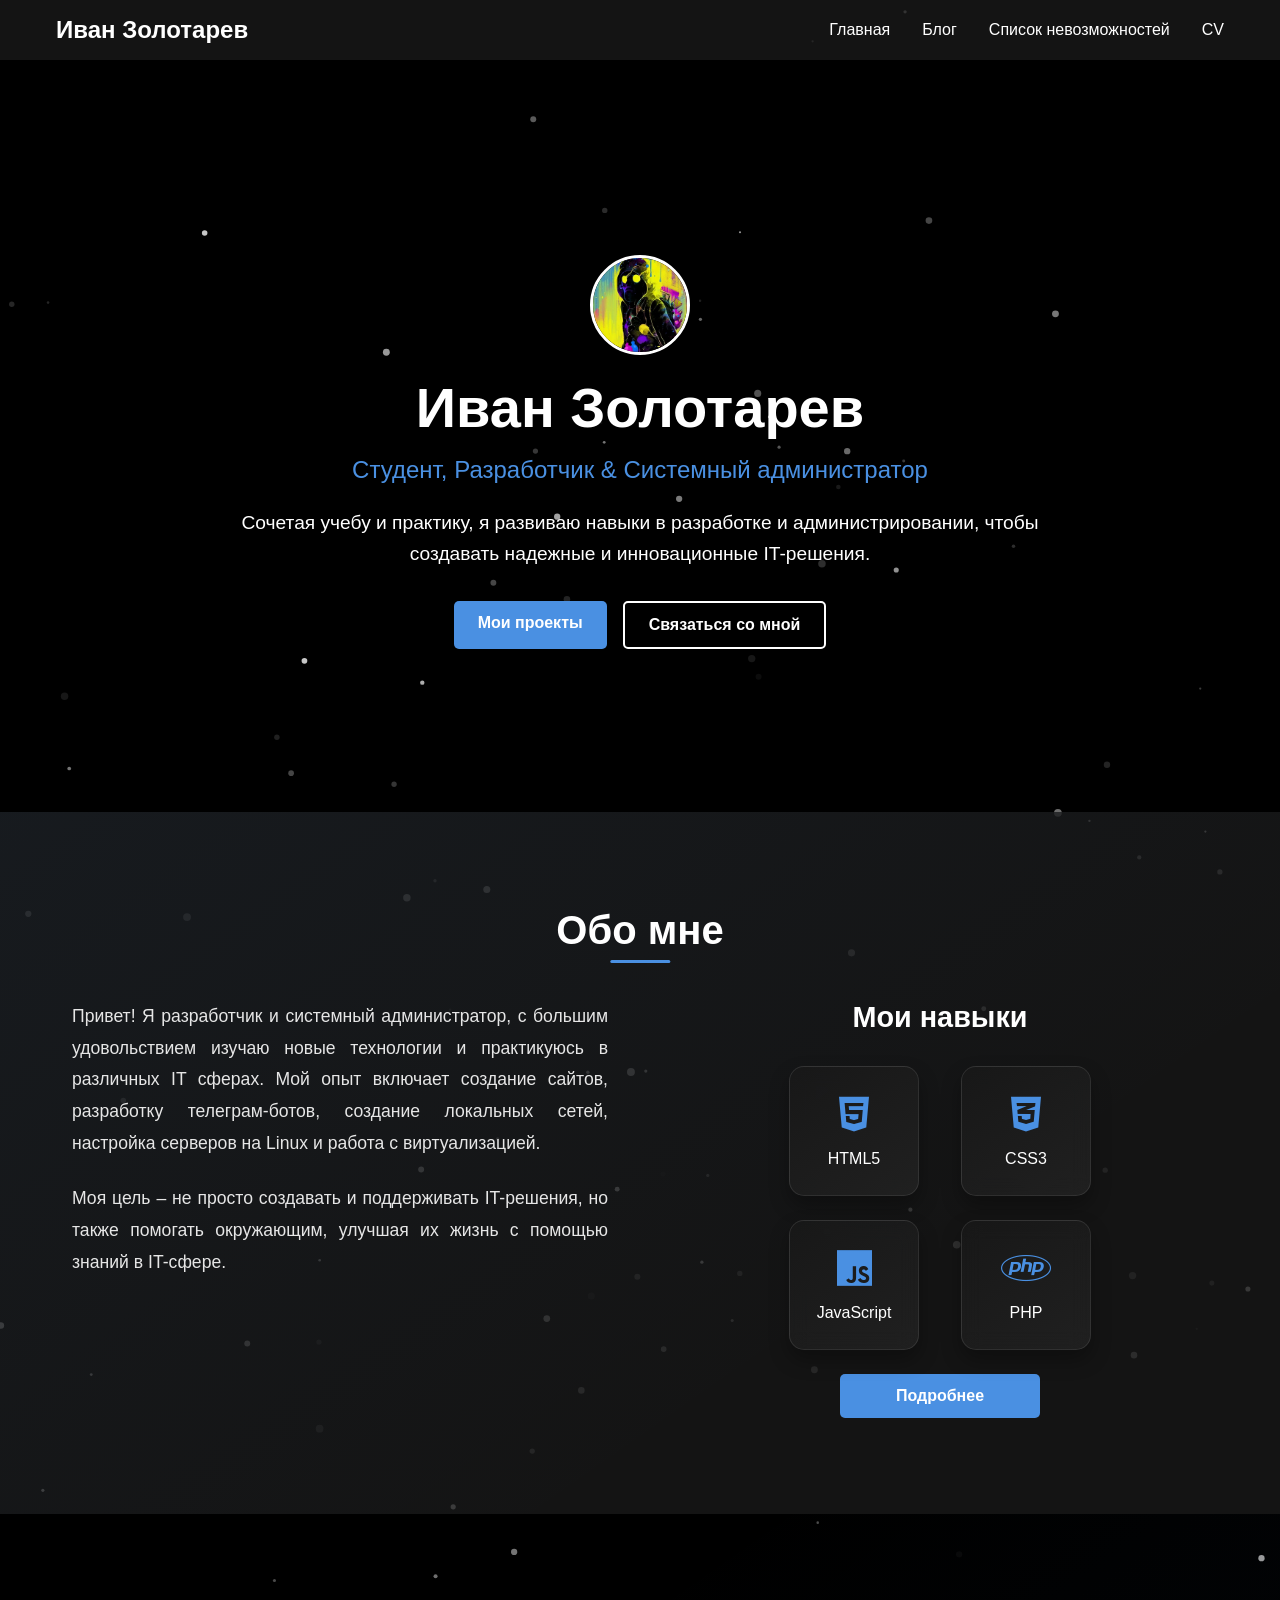
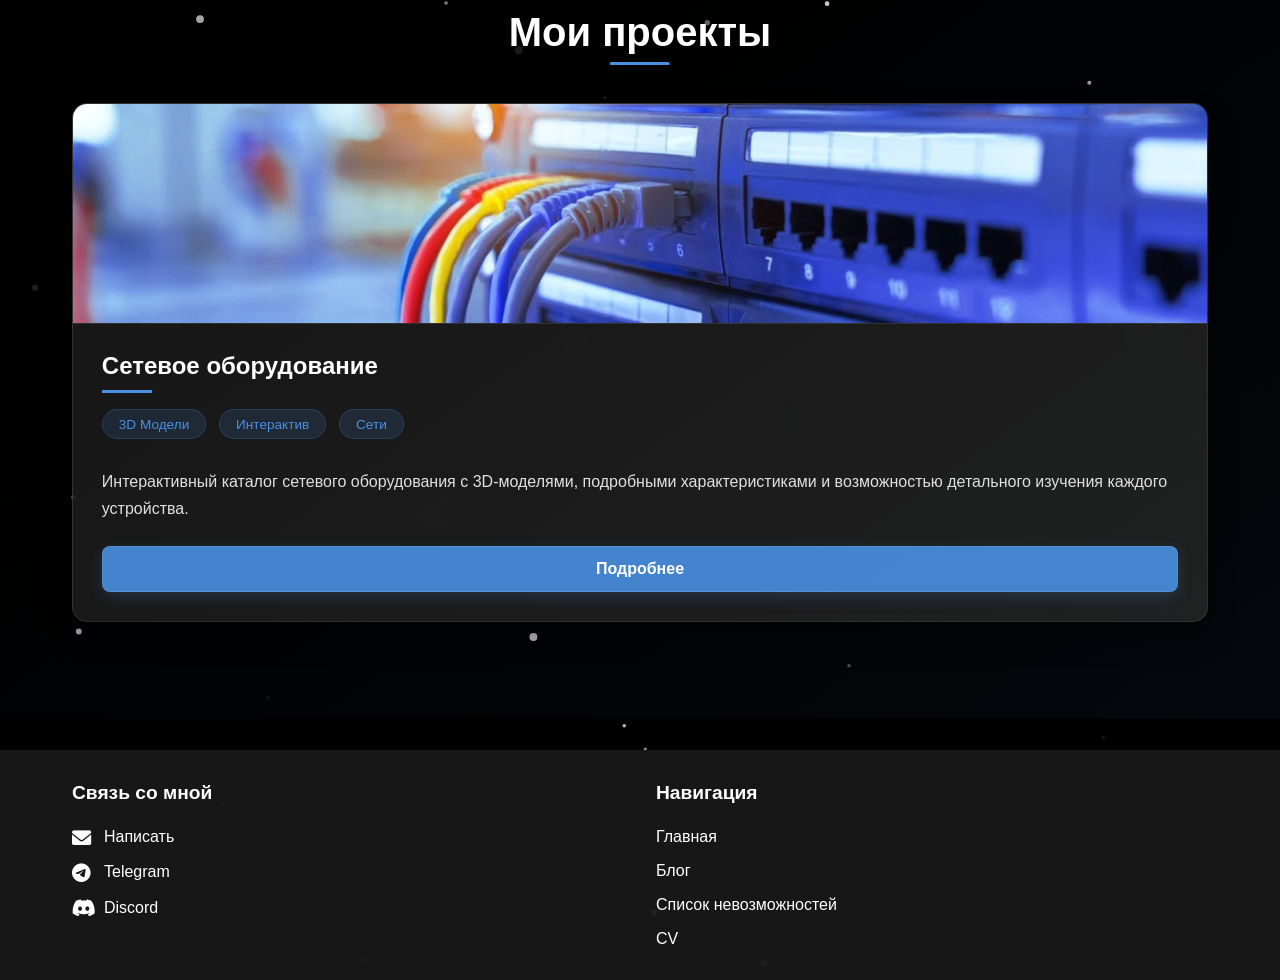
<file: index.html>
<!DOCTYPE html>
<html lang="ru">
<head>
    <meta charset="UTF-8">
    <meta name="viewport" content="width=device-width, initial-scale=1.0">
    <title>Иван Золотарев - Портфолио системного администратора и разработчика</title>
    <meta name="description" content="Портфолио Ивана Золотарева - разработчика и системного администратора. Проекты по созданию сайтов, телеграм-ботов, настройке серверов и виртуализации.">
    <meta name="keywords" content="Иван Золотарев, портфолио, разработчик, системный администратор, веб-разработка, HTML, CSS, JavaScript, PHP, сетевое оборудование, Linux, серверы">
    <meta name="author" content="Иван Золотарев">
    <meta name="robots" content="index, follow">
    
    <!-- Open Graph / Facebook -->
    <meta property="og:type" content="website">
    <meta property="og:url" content="https://ивангений.рф/">
    <meta property="og:title" content="Иван Золотарев - Портфолио системного администратора и разработчика">
    <meta property="og:description" content="Портфолио Ивана Золотарева - разработчика и системного администратора. Проекты по созданию сайтов, телеграм-ботов, настройке серверов и виртуализации.">
    <meta property="og:image" content="images/profile.jpg">
    
    <!-- Twitter -->
    <meta property="twitter:card" content="summary_large_image">
    <meta property="twitter:url" content="https://ивангений.рф/">
    <meta property="twitter:title" content="Иван Золотарев - Портфолио системного администратора и разработчика">
    <meta property="twitter:description" content="Портфолио Ивана Золотарева - разработчика и системного администратора. Проекты по созданию сайтов, телеграм-ботов, настройке серверов и виртуализации.">
    <meta property="twitter:image" content="images/profile.jpg">
    
    <link rel="stylesheet" href="styles.css">
    <link rel="stylesheet" href="https://cdnjs.cloudflare.com/ajax/libs/font-awesome/6.0.0/css/all.min.css">
    <link rel="canonical" href="https://ивангений.рф/">
</head>
<body>
    <header class="header">
        <nav class="nav-container">
            <div class="nav-left">
                <div class="hamburger">
                    <span></span>
                    <span></span>
                    <span></span>
                </div>
                <div class="logo">
                    <a href="index.html">Иван Золотарев</a>
                </div>
            </div>
            <div class="mobile-overlay"></div>
            <div class="nav-links">
                <div class="close-nav">
                    <span></span>
                    <span></span>
                </div>
                <a href="index.html">Главная</a>
                <a href="blog.html">Блог</a>
                <a href="achievements.html">Список невозможностей</a>
                <a href="CV.pdf">CV</a>
            </div>
        </nav>
    </header>

    <main class="main">
        <section class="hero">
            <div class="container">
                <div class="hero-content">
                    <img src="images/profile.jpg" alt="Иван Золотарев" class="profile-image">
                    <h1>Иван Золотарев</h1>
                    <p class="subtitle">Студент, Разработчик & Системный администратор</p>
                    <p class="description">
                        Сочетая учебу и практику,
                        я развиваю навыки в разработке и администрировании,
                        чтобы создавать надежные и инновационные IT-решения.
                    </p>
                    <div class="hero-buttons">
                        <a href="#projects" class="btn btn-primary">Мои проекты</a>
                        <a href="#footer" class="btn btn-secondary">Связаться со мной</a>
                    </div>
                </div>
            </div>
        </section>

        <section id="about" class="about">
            <div class="container">
                <h2>Обо мне</h2>
                <div class="about-content">
                    <div class="about-text">
                        <p>
                            Привет! Я разработчик и системный администратор,
                            с большим удовольствием изучаю новые технологии и практикуюсь в различных IT сферах.
                            Мой опыт включает создание сайтов,
                            разработку телеграм-ботов,
                            создание локальных сетей, настройка серверов на Linux и работа с виртуализацией.
                        </p>
                        <p>
                            Моя цель – не просто создавать и поддерживать IT-решения,
                            но также помогать окружающим,
                            улучшая их жизнь с помощью знаний в IT-сфере.
                        </p>
                    </div>
                    <div class="skills">
                        <h3>Мои навыки</h3>
                        <div class="skill-items">
                            <div class="skill-item">
                                <i class="fab fa-html5"></i>
                                <span>HTML5</span>
                            </div>
                            <div class="skill-item">
                                <i class="fab fa-css3-alt"></i>
                                <span>CSS3</span>
                            </div>
                            <div class="skill-item">
                                <i class="fab fa-js"></i>
                                <span>JavaScript</span>
                            </div>
                            <div class="skill-item">
                                <i class="fab fa-php"></i>
                                <span>PHP</span>
                            </div>
                        </div>
                        <a href="CV.pdf" class="btn btn-primary skills-btn">Подробнее</a>
                    </div>
                </div>
            </div>
        </section>

        <section id="projects" class="projects">
            <div class="container">
                <h2>Мои проекты</h2>
                <div class="projects-grid">
                    <!-- Карточка проекта "Сетевое оборудование" -->
                    <div class="project-card">
                        <img src="images/network-equipment.jpg" alt="Сетевое оборудование" class="project-image">
                        <div class="project-content">
                            <h3 class="project-title">Сетевое оборудование</h3>
                            <div class="project-tags">
                                <span class="project-tag">3D Модели</span>
                                <span class="project-tag">Интерактив</span>
                                <span class="project-tag">Сети</span>
                            </div>
                            <p class="project-description">
                                Интерактивный каталог сетевого оборудования с 3D-моделями, подробными характеристиками и возможностью детального изучения каждого устройства.
                            </p>
                            <a href="network-equipment.html" class="project-link">Подробнее</a>
                        </div>
                    </div>
                    <!-- Здесь будут другие карточки проектов -->
                </div>
            </div>
        </section>
    </main>

    <footer id="footer" class="footer">
        <div class="footer-container">
            <div class="footer-contacts">
                <h3>Связь со мной</h3>
                <div class="contact-links">
                    <a href="mailto:cryptoknopka1@gmail.com" class="contact-link">
                        <i class="fas fa-envelope"></i>
                        <span>Написать</span>
                    </a>
                    <a href="https://t.me/Haise_Kirukato" class="contact-link">
                        <i class="fab fa-telegram"></i>
                        <span>Telegram</span>
                    </a>
                    <a href="https://discord.com/users/haise_kirukato" class="contact-link">
                        <i class="fab fa-discord"></i>
                        <span>Discord</span>
                    </a>
                </div>
            </div>
            <div class="footer-nav">
                <h3>Навигация</h3>
                <div class="footer-links">
                    <a href="index.html">Главная</a>
                    <a href="blog.html">Блог</a>
                    <a href="achievements.html">Список невозможностей</a>
                    <a href="CV.pdf">CV</a>
                </div>
            </div>
        </div>
    </footer>
    <script src="scripts.js"></script>
    <script type="application/ld+json">
    {
      "@context": "https://schema.org",
      "@type": "Person",
      "name": "Иван Золотарев",
      "url": "https://ивангений.рф/",
      "image": "https://ивангений.рф/images/profile.jpg",
      "jobTitle": "Разработчик и Системный администратор",
      "description": "Студент, разработчик и системный администратор, специализирующийся на создании сайтов, разработке телеграм-ботов, создании локальных сетей и настройке серверов Linux.",
      "sameAs": [
        "https://t.me/Haise_Kirukato",
        "https://discord.com/users/haise_kirukato"
      ],
      "knowsAbout": ["HTML", "CSS", "JavaScript", "PHP", "Linux", "Сетевые технологии", "Виртуализация"],
      "mainEntityOfPage": {
        "@type": "WebPage",
        "@id": "https://ивангений.рф/"
      }
    }
    </script>
</body>
</html>
</file>
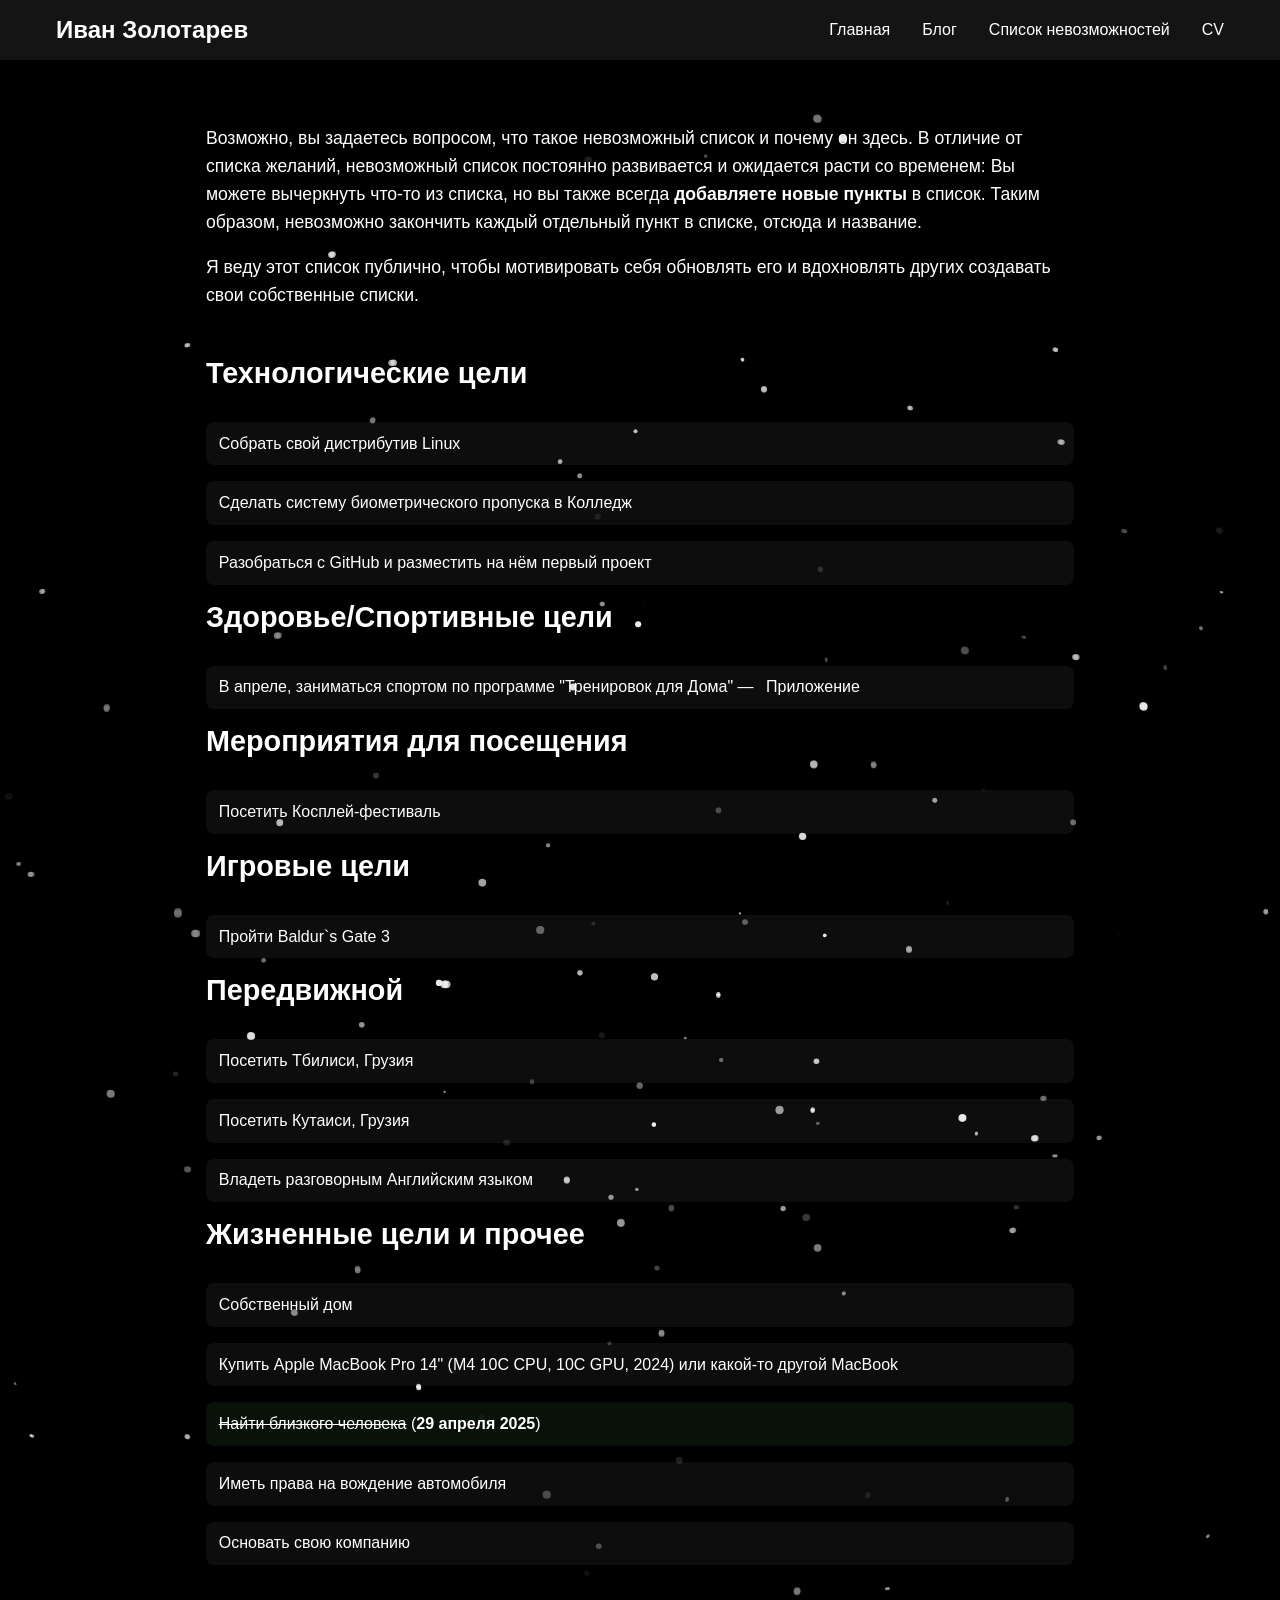
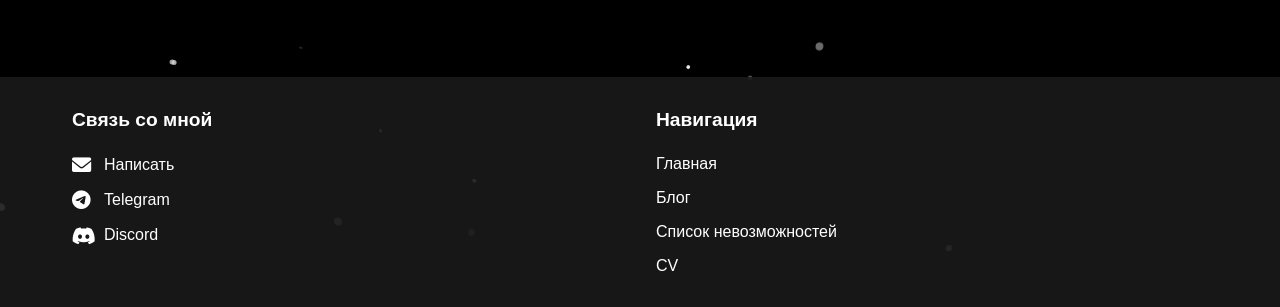
<file: achievements.html>
<!DOCTYPE html>
<html lang="ru">
<head>
    <meta charset="UTF-8">
    <meta name="viewport" content="width=device-width, initial-scale=1.0">
    <title>Список невозможностей и целей - Иван Золотарев</title>
    <meta name="description" content="Мой список невозможностей — набор целей и достижений, которые я постоянно обновляю. Технологические, спортивные и личные цели, к которым я стремлюсь.">
    <meta name="keywords" content="список невозможностей, цели, достижения, личное развитие, технологические цели, саморазвитие, жизненные цели, Иван Золотарев">
    <meta name="author" content="Иван Золотарев">
    <meta name="robots" content="index, follow">
    
    <!-- Open Graph / Facebook -->
    <meta property="og:type" content="website">
    <meta property="og:url" content="https://ивангений.рф/achievements.html">
    <meta property="og:title" content="Список невозможностей и целей - Иван Золотарев">
    <meta property="og:description" content="Мой список невозможностей — набор целей и достижений, которые я постоянно обновляю. Технологические, спортивные и личные цели, к которым я стремлюсь.">
    <meta property="og:image" content="images/profile.jpg">
    
    <!-- Twitter -->
    <meta property="twitter:card" content="summary_large_image">
    <meta property="twitter:url" content="https://ивангений.рф/achievements.html">
    <meta property="twitter:title" content="Список невозможностей и целей - Иван Золотарев">
    <meta property="twitter:description" content="Мой список невозможностей — набор целей и достижений, которые я постоянно обновляю. Технологические, спортивные и личные цели, к которым я стремлюсь.">
    <meta property="twitter:image" content="images/profile.jpg">
    
    <link rel="stylesheet" href="styles.css">
    <link rel="stylesheet" href="https://cdnjs.cloudflare.com/ajax/libs/font-awesome/6.0.0/css/all.min.css">
    <link rel="canonical" href="https://ивангений.рф/achievements.html">
</head>
<body>
    <header class="header">
        <nav class="nav-container">
            <div class="nav-left">
                <div class="hamburger">
                    <span></span>
                    <span></span>
                    <span></span>
                </div>
                <div class="logo">
                    <a href="index.html">Иван Золотарев</a>
                </div>
            </div>
            <div class="mobile-overlay"></div>
            <div class="nav-links">
                <div class="close-nav">
                    <span></span>
                    <span></span>
                </div>
                <a href="index.html">Главная</a>
                <a href="blog.html">Блог</a>
                <a href="achievements.html">Список невозможностей</a>
                <a href="CV.pdf">CV</a>
            </div>
        </nav>
    </header>

    <main class="main">
        <div class="container impossible-list">
            <div class="intro-text">
                <p>Возможно, вы задаетесь вопросом, что такое невозможный список и почему он здесь.
                    В отличие от списка желаний, невозможный список постоянно развивается и ожидается расти со временем: Вы можете вычеркнуть что-то из списка,
                    но вы также всегда <strong>добавляете новые пункты</strong> в список. Таким образом, невозможно закончить каждый отдельный пункт в списке, отсюда и название.</p>
                <p>Я веду этот список публично, чтобы мотивировать себя обновлять его и вдохновлять других создавать свои собственные списки.</p>
            </div>

            <section class="goals-section">
                <h2>Технологические цели</h2>
                <ul class="goals-list">
                    <li>
                        Собрать свой дистрибутив Linux
                    </li>
                    <li>
                        Сделать систему биометрического пропуска в Колледж
                    </li>
                    <li>
                        Разобраться с GitHub и разместить на нём первый проект
                    </li>
                </ul>
                <h2>Здоровье/Спортивные цели</h2>
                <ul class="goals-list">
                    <li>
                        В апреле, заниматься спортом по программе "Тренировок для Дома"
                        — <a href="https://play.google.com/store/apps/details?id=homeworkout.homeworkouts.noequipment&pcampaignid=web_share" target="_blank" rel="noopener">Приложение</a>
                    </li>
                </ul>
                <h2>Мероприятия для посещения</h2>
                <ul class="goals-list">
                    <li>
                        Посетить Косплей-фестиваль
                    </li>
                </ul>
                <h2>Игровые цели</h2>
                <ul class="goals-list">
                    <li>
                        Пройти Baldur`s Gate 3
                    </li>
                </ul>
                <h2>Передвижной</h2>
                <ul class="goals-list">
                    <li>
                        Посетить Тбилиси, Грузия
                    </li>
                    <li>
                        Посетить Кутаиси, Грузия
                    </li>
                    <li>
                        Владеть разговорным Английским языком
                    </li>
                </ul>
                <h2>Жизненные цели и прочее</h2>
                <ul class="goals-list">
                    <li>
                        Собственный дом
                    </li>
                    <li>
                        Купить Apple MacBook Pro 14" (M4 10C CPU, 10C GPU, 2024)
                        или какой-то другой MacBook
                    </li>
                    <li class="completed">
                        <s>Найти близкого человека</s>
                        (<strong>29 апреля 2025</strong>)

                    </li>
                    <li>
                        Иметь права на вождение автомобиля
                    </li>
                    <li>
                        Основать свою компанию
                    </li>
                </ul>
            </section>

            <!-- Добавьте остальные секции по аналогии -->
        </div>
    </main>

    <footer id="footer" class="footer">
        <div class="footer-container">
            <div class="footer-contacts">
                <h3>Связь со мной</h3>
                <div class="contact-links">
                    <a href="mailto:cryptoknopka1@gmail.com" class="contact-link">
                        <i class="fas fa-envelope"></i>
                        <span>Написать</span>
                    </a>
                    <a href="https://t.me/Haise_Kirukato" class="contact-link">
                        <i class="fab fa-telegram"></i>
                        <span>Telegram</span>
                    </a>
                    <a href="https://discord.com/users/haise_kirukato" class="contact-link">
                        <i class="fab fa-discord"></i>
                        <span>Discord</span>
                    </a>
                </div>
            </div>
            <div class="footer-nav">
                <h3>Навигация</h3>
                <div class="footer-links">
                    <a href="index.html">Главная</a>
                    <a href="blog.html">Блог</a>
                    <a href="achievements.html">Список невозможностей</a>
                    <a href="CV.pdf">CV</a>
                </div>
            </div>
        </div>
    </footer>
    <script src="scripts.js"></script>
</body>
</html>
</file>
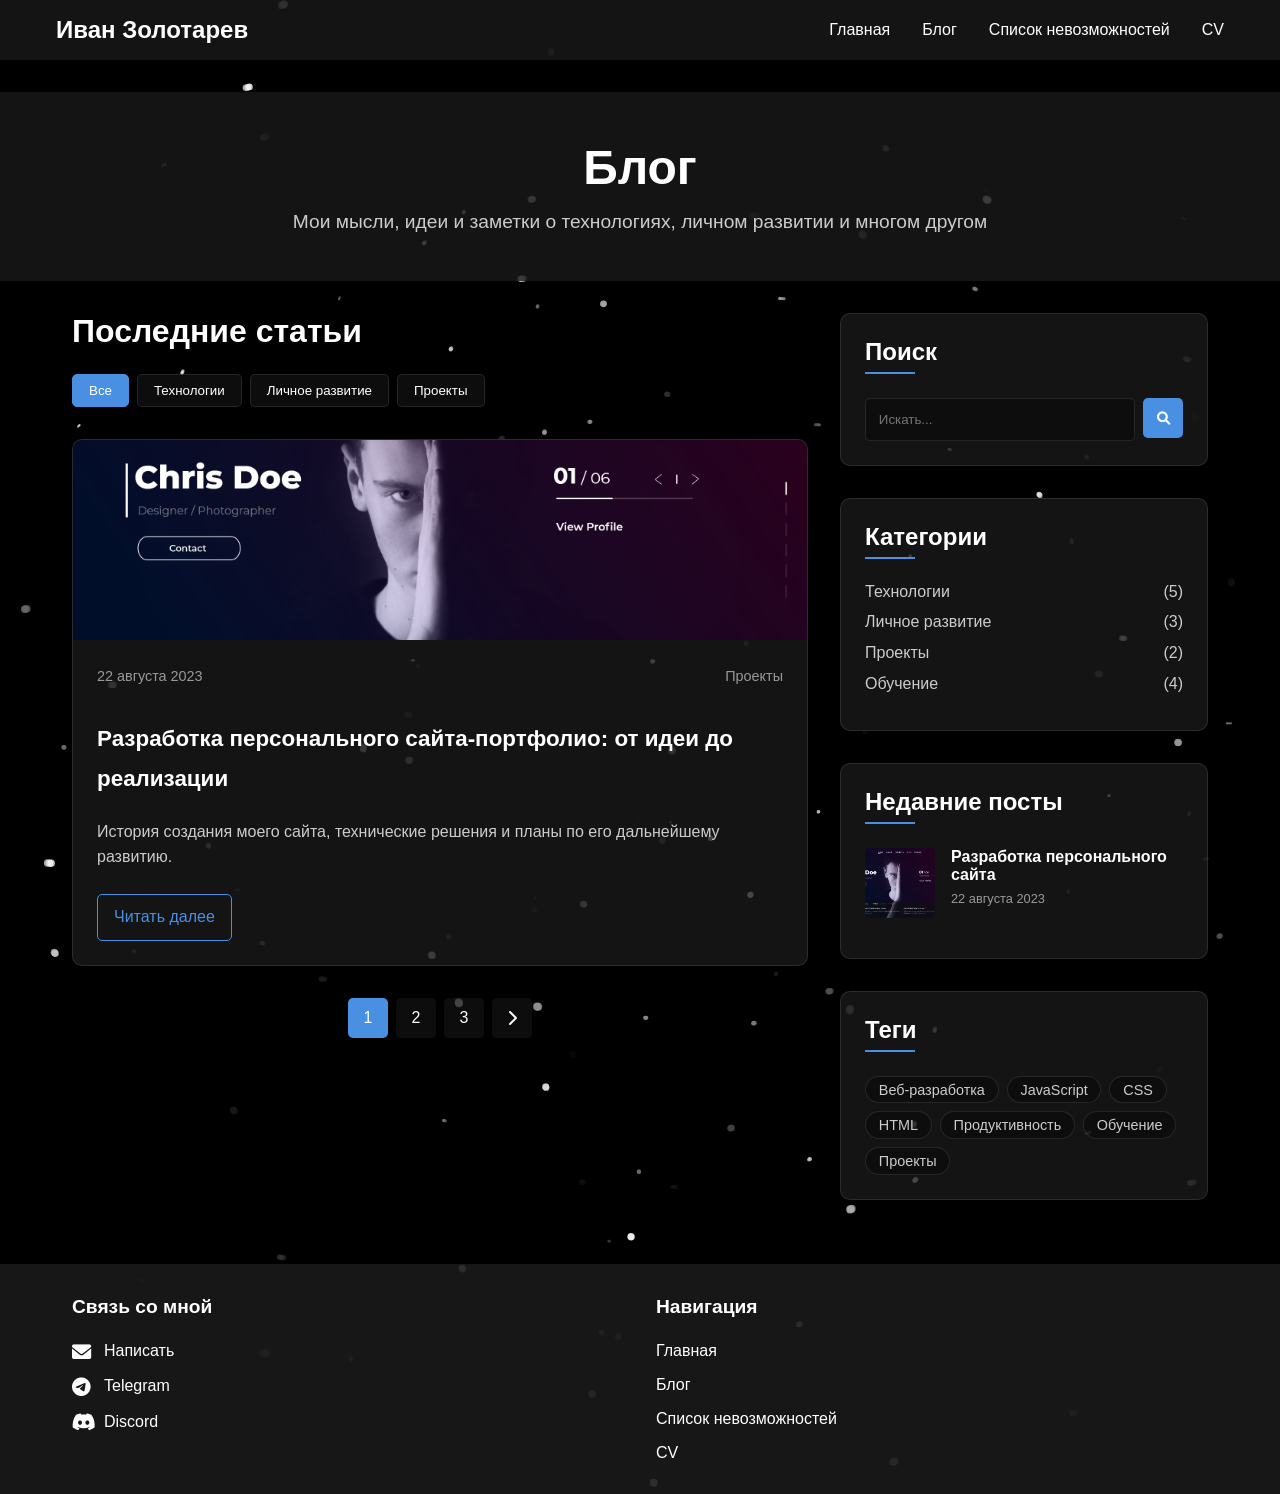
<file: blog.html>
<!DOCTYPE html>
<html lang="ru">
<head>
    <meta charset="UTF-8">
    <meta name="viewport" content="width=device-width, initial-scale=1.0">
    <title>Блог о технологиях и развитии - Иван Золотарев</title>
    <meta name="description" content="Блог Ивана Золотарева о веб-разработке, администрировании серверов, личном росте и IT проектах. Делюсь опытом и знаниями в мире IT.">
    <meta name="keywords" content="блог, программирование, веб-разработка, системное администрирование, личное развитие, IT, технологии, серверы, JavaScript, HTML, CSS, PHP">
    <meta name="author" content="Иван Золотарев">
    <meta name="robots" content="index, follow">
    
    <!-- Open Graph / Facebook -->
    <meta property="og:type" content="website">
    <meta property="og:url" content="https://ивангений.рф/blog.html">
    <meta property="og:title" content="Блог о технологиях и развитии - Иван Золотарев">
    <meta property="og:description" content="Блог Ивана Золотарева о веб-разработке, администрировании серверов, личном росте и IT проектах. Делюсь опытом и знаниями в мире IT.">
    <meta property="og:image" content="images/post-3.jpg">
    
    <!-- Twitter -->
    <meta property="twitter:card" content="summary_large_image">
    <meta property="twitter:url" content="https://ивангений.рф/blog.html">
    <meta property="twitter:title" content="Блог о технологиях и развитии - Иван Золотарев">
    <meta property="twitter:description" content="Блог Ивана Золотарева о веб-разработке, администрировании серверов, личном росте и IT проектах. Делюсь опытом и знаниями в мире IT.">
    <meta property="twitter:image" content="images/post-3.jpg">
    
    <link rel="stylesheet" href="styles.css">
    <link rel="stylesheet" href="Blog/blog-styles.css">
    <link rel="stylesheet" href="https://cdnjs.cloudflare.com/ajax/libs/font-awesome/6.0.0/css/all.min.css">
    <link rel="canonical" href="https://ивангений.рф/blog.html">
</head>
<body>
    <header class="header">
        <nav class="nav-container">
            <div class="nav-left">
                <div class="hamburger">
                    <span></span>
                    <span></span>
                    <span></span>
                </div>
                <div class="logo">
                    <a href="index.html">Иван Золотарев</a>
                </div>
            </div>
            <div class="mobile-overlay"></div>
            <div class="nav-links">
                <div class="close-nav">
                    <span></span>
                    <span></span>
                </div>
                <a href="index.html">Главная</a>
                <a href="blog.html">Блог</a>
                <a href="achievements.html">Список невозможностей</a>
                <a href="CV.pdf">CV</a>
            </div>
        </nav>
    </header>

    <main class="main">
        <section class="blog-header">
            <div class="container">
                <h1>Блог</h1>
                <p class="blog-description">Мои мысли, идеи и заметки о технологиях, личном развитии и многом другом</p>
            </div>
        </section>

        <section class="blog-content">
            <div class="container blog-container">
                <div class="blog-main">
                    <div class="blog-filter">
                        <h2>Последние статьи</h2>
                        <div class="filter-options">
                            <button class="filter-btn active" data-filter="all">Все</button>
                            <button class="filter-btn" data-filter="tech">Технологии</button>
                            <button class="filter-btn" data-filter="personal">Личное развитие</button>
                            <button class="filter-btn" data-filter="projects">Проекты</button>
                        </div>
                    </div>

                    <div class="blog-posts">
                        <!-- Статья 1 
                        <article class="blog-post" data-category="tech">
                            <div class="post-thumbnail">
                                <img src="images/post-1.jpg" alt="Изображение статьи">
                            </div>
                            <div class="post-content">
                                <div class="post-meta">
                                    <span class="post-date">12 октября 2023</span>
                                    <span class="post-category">Технологии</span>
                                </div>
                                <h3 class="post-title">Мой опыт изучения новых технологий в веб-разработке</h3>
                                <p class="post-excerpt">Как я изучал современные фреймворки и библиотеки, с какими трудностями столкнулся и какие выводы сделал.</p>
                                <a href="Blog/web-tech-learning.html" class="read-more">Читать далее</a>
                            </div>
                        </article>
                        -->

                        <!-- Статья 2 
                        <article class="blog-post" data-category="personal">
                            <div class="post-thumbnail">
                                <img src="images/post-2.jpg" alt="Изображение статьи">
                            </div>
                            <div class="post-content">
                                <div class="post-meta">
                                    <span class="post-date">5 сентября 2023</span>
                                    <span class="post-category">Личное развитие</span>
                                </div>
                                <h3 class="post-title">Как я организую свое время для максимальной продуктивности</h3>
                                <p class="post-excerpt">Мои методы и инструменты для эффективного планирования задач и достижения поставленных целей.</p>
                                <a href="Blog/productivity-tips.html" class="read-more">Читать далее</a>
                            </div>
                        </article>
                        -->

                        <!-- Статья 3 -->
                        <article class="blog-post" data-category="projects">
                            <div class="post-thumbnail">
                                <img src="images/post-3.jpg" alt="Изображение статьи">
                            </div>
                            <div class="post-content">
                                <div class="post-meta">
                                    <span class="post-date">22 августа 2023</span>
                                    <span class="post-category">Проекты</span>
                                </div>
                                <h3 class="post-title">Разработка персонального сайта-портфолио: от идеи до реализации</h3>
                                <p class="post-excerpt">История создания моего сайта, технические решения и планы по его дальнейшему развитию.</p>
                                <a href="Blog/portfolio-development.html" class="read-more">Читать далее</a>
                            </div>
                        </article>
                    </div>

                    <div class="pagination">
                        <a href="#" class="pagination-btn active">1</a>
                        <a href="#" class="pagination-btn">2</a>
                        <a href="#" class="pagination-btn">3</a>
                        <a href="#" class="pagination-btn next">
                            <i class="fas fa-chevron-right"></i>
                        </a>
                    </div>
                </div>

                <aside class="blog-sidebar">
                    <div class="sidebar-widget search-widget">
                        <h3>Поиск</h3>
                        <form class="search-form">
                            <input type="text" placeholder="Искать...">
                            <button type="submit"><i class="fas fa-search"></i></button>
                        </form>
                    </div>

                    <div class="sidebar-widget categories-widget">
                        <h3>Категории</h3>
                        <ul class="categories-list">
                            <li><a href="#">Технологии <span>(5)</span></a></li>
                            <li><a href="#">Личное развитие <span>(3)</span></a></li>
                            <li><a href="#">Проекты <span>(2)</span></a></li>
                            <li><a href="#">Обучение <span>(4)</span></a></li>
                        </ul>
                    </div>

                    <div class="sidebar-widget recent-posts-widget">
                        <h3>Недавние посты</h3>
                        <ul class="recent-posts-list">
                            <li>
                                <!-- <a href="Blog/web-tech-learning.html">
                                    <div class="post-thumb">
                                        <img src="images/recent-1.jpg" alt="Недавний пост">
                                    </div>
                                    <div class="post-info">
                                        <h4>Мой опыт изучения новых технологий</h4>
                                        <span>12 октября 2023</span>
                                    </div>
                                </a>
                            </li>
                            <li>
                                <a href="Blog/productivity-tips.html">
                                    <div class="post-thumb">
                                        <img src="images/recent-2.jpg" alt="Недавний пост">
                                    </div>
                                    <div class="post-info">
                                        <h4>Как я организую свое время</h4>
                                        <span>5 сентября 2023</span>
                                    </div>
                                </a>
                            </li>
                            -->
                            <li>
                                <a href="Blog/portfolio-development.html">
                                    <div class="post-thumb">
                                        <img src="images/post-3.jpg" alt="Недавний пост">
                                    </div>
                                    <div class="post-info">
                                        <h4>Разработка персонального сайта</h4>
                                        <span>22 августа 2023</span>
                                    </div>
                                </a>
                            </li>
                        </ul>
                    </div>

                    <div class="sidebar-widget tags-widget">
                        <h3>Теги</h3>
                        <div class="tags-cloud">
                            <a href="#" class="tag">Веб-разработка</a>
                            <a href="#" class="tag">JavaScript</a>
                            <a href="#" class="tag">CSS</a>
                            <a href="#" class="tag">HTML</a>
                            <a href="#" class="tag">Продуктивность</a>
                            <a href="#" class="tag">Обучение</a>
                            <a href="#" class="tag">Проекты</a>
                        </div>
                    </div>
                </aside>
            </div>
        </section>
    </main>

    <footer id="footer" class="footer">
        <div class="footer-container">
            <div class="footer-contacts">
                <h3>Связь со мной</h3>
                <div class="contact-links">
                    <a href="mailto:cryptoknopka1@gmail.com" class="contact-link">
                        <i class="fas fa-envelope"></i>
                        <span>Написать</span>
                    </a>
                    <a href="https://t.me/Haise_Kirukato" class="contact-link">
                        <i class="fab fa-telegram"></i>
                        <span>Telegram</span>
                    </a>
                    <a href="https://discord.com/users/haise_kirukato" class="contact-link">
                        <i class="fab fa-discord"></i>
                        <span>Discord</span>
                    </a>
                </div>
            </div>
            <div class="footer-nav">
                <h3>Навигация</h3>
                <div class="footer-links">
                    <a href="index.html">Главная</a>
                    <a href="blog.html">Блог</a>
                    <a href="achievements.html">Список невозможностей</a>
                    <a href="CV.pdf">CV</a>
                </div>
            </div>
        </div>
    </footer>
    <script src="scripts.js"></script>
</body>
</html>
</file>
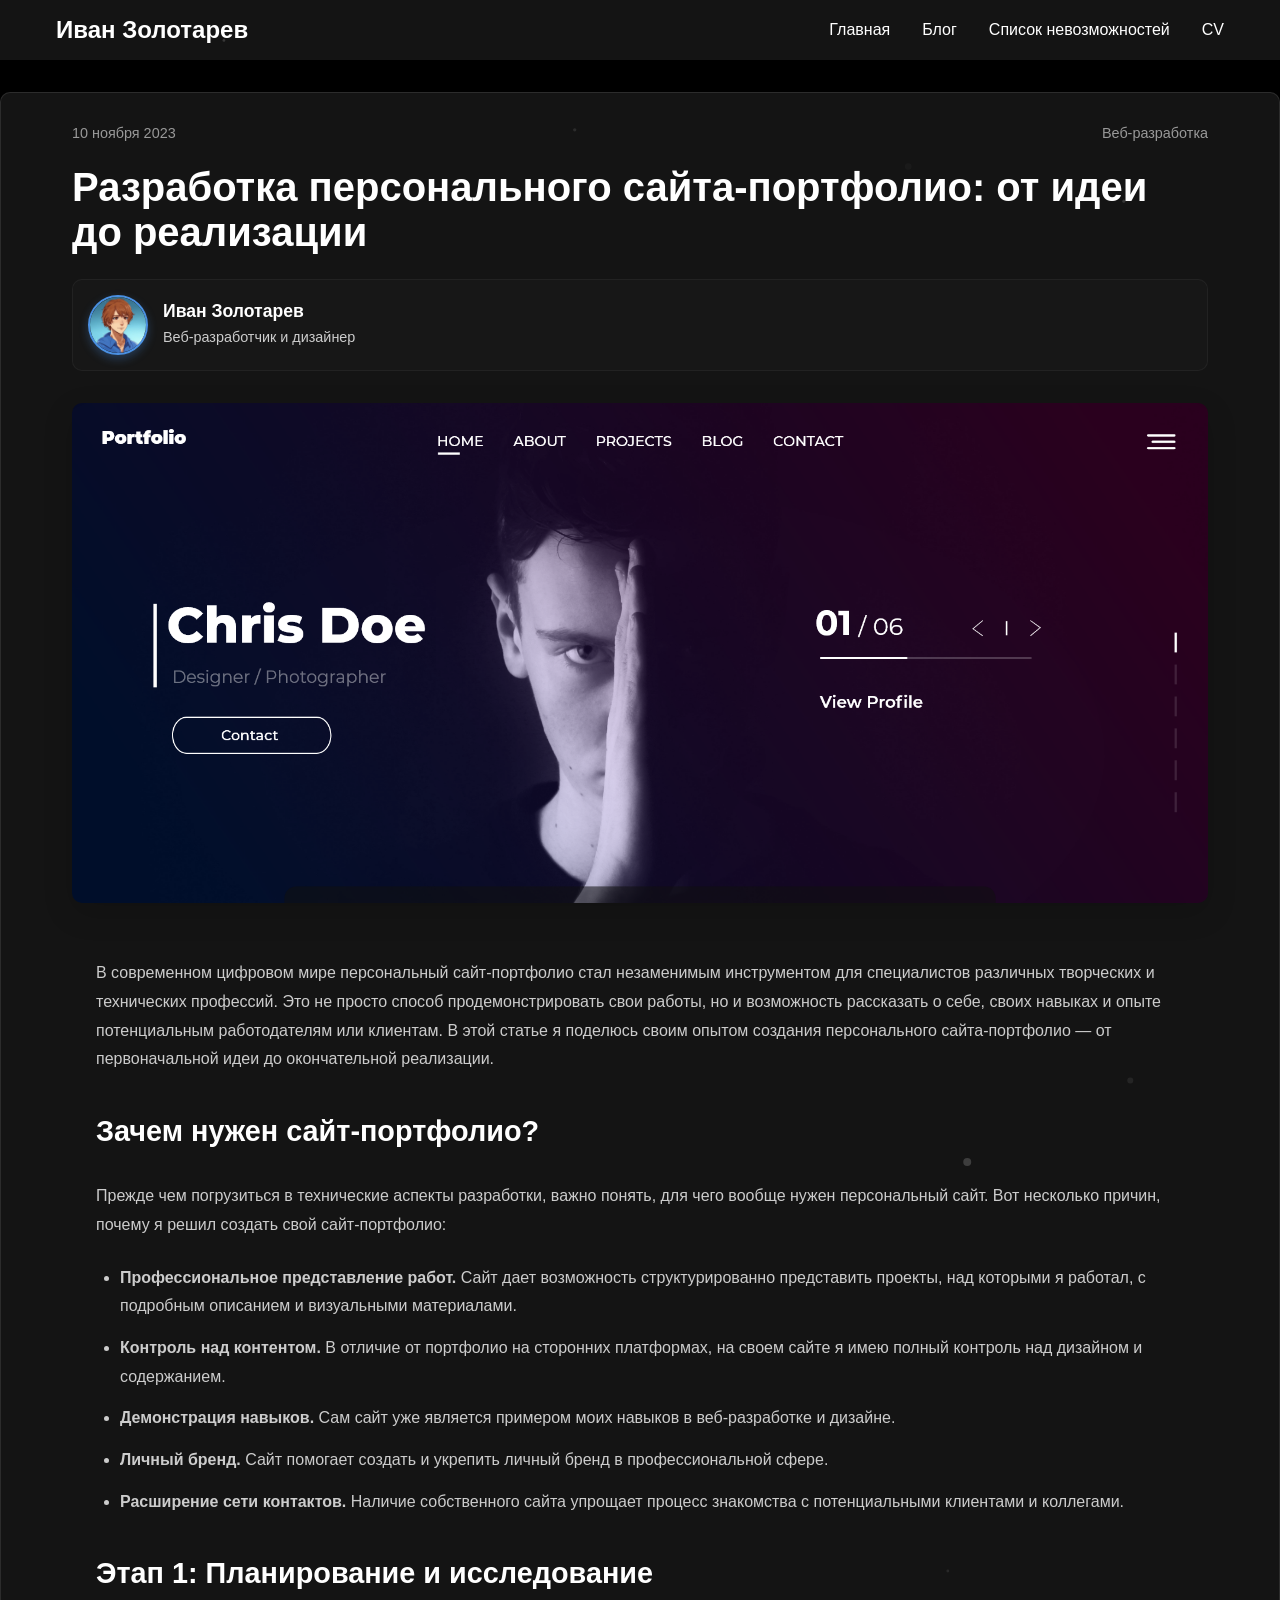
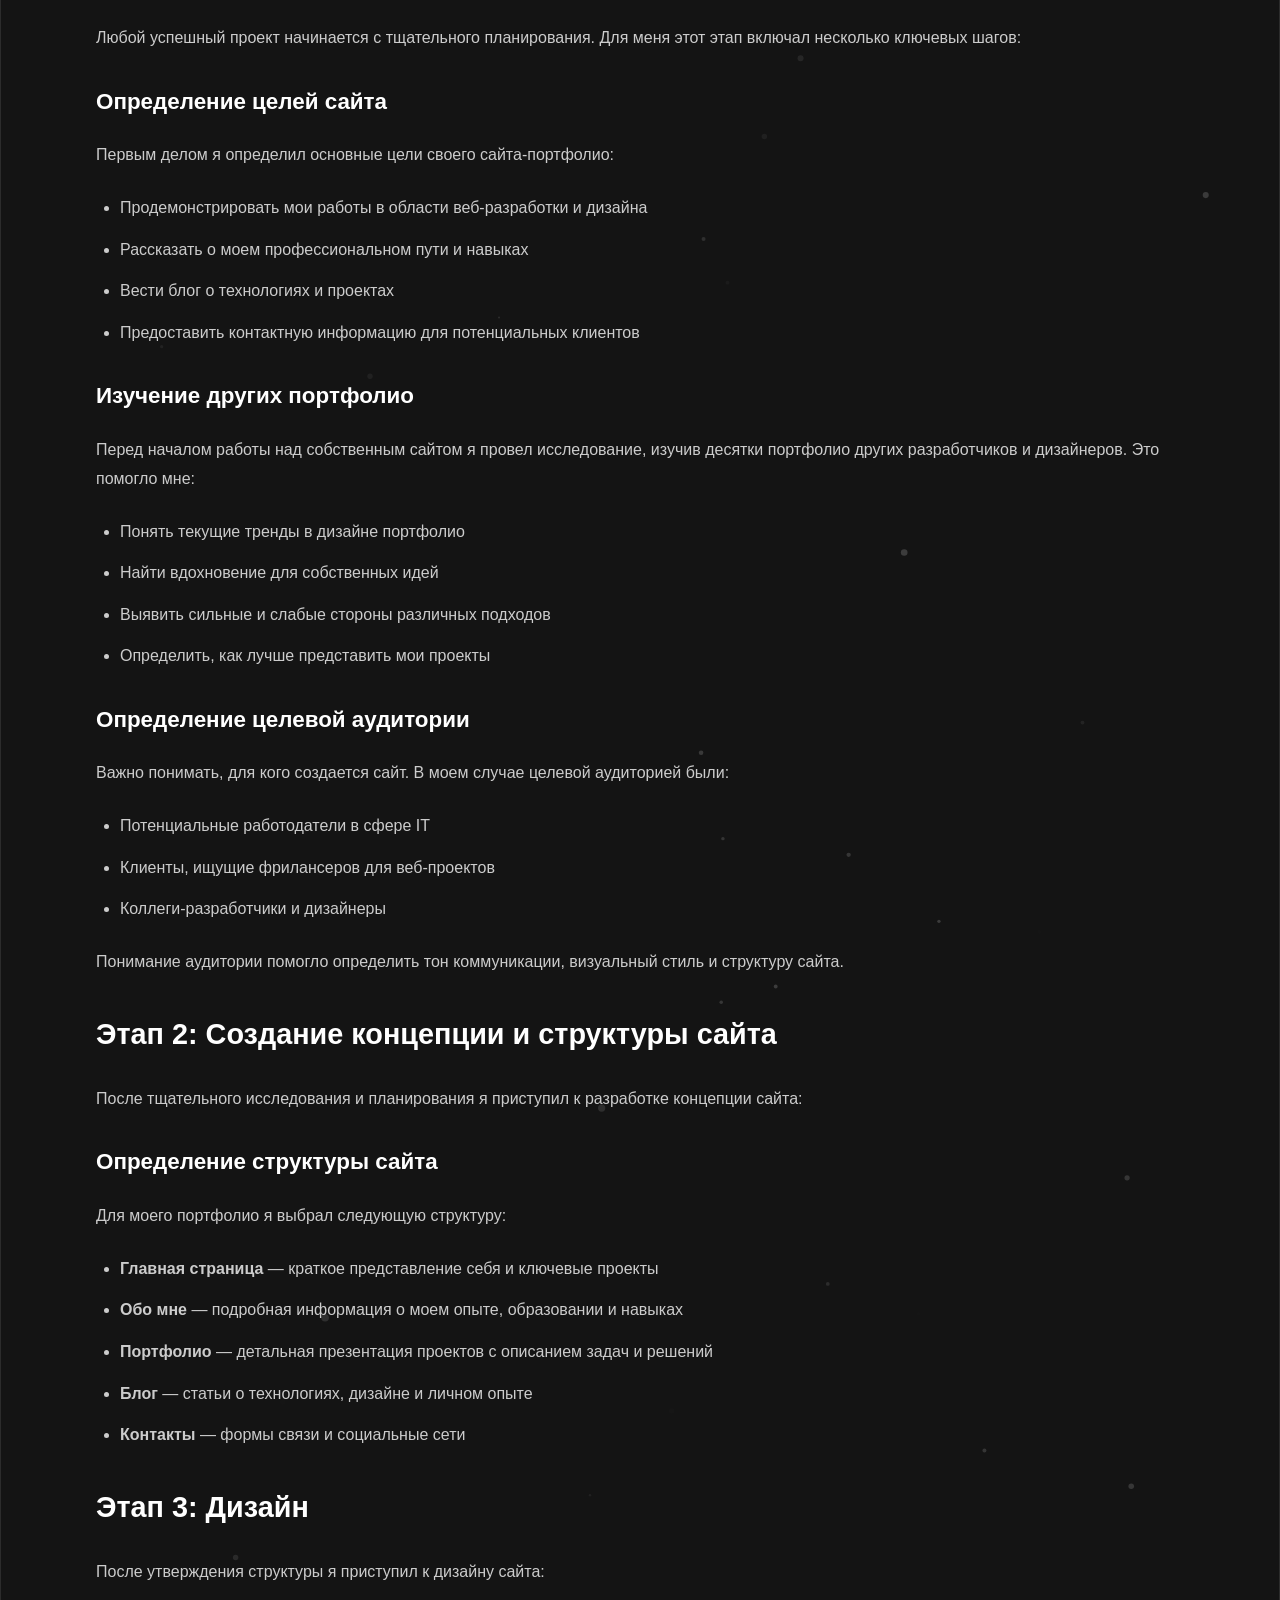
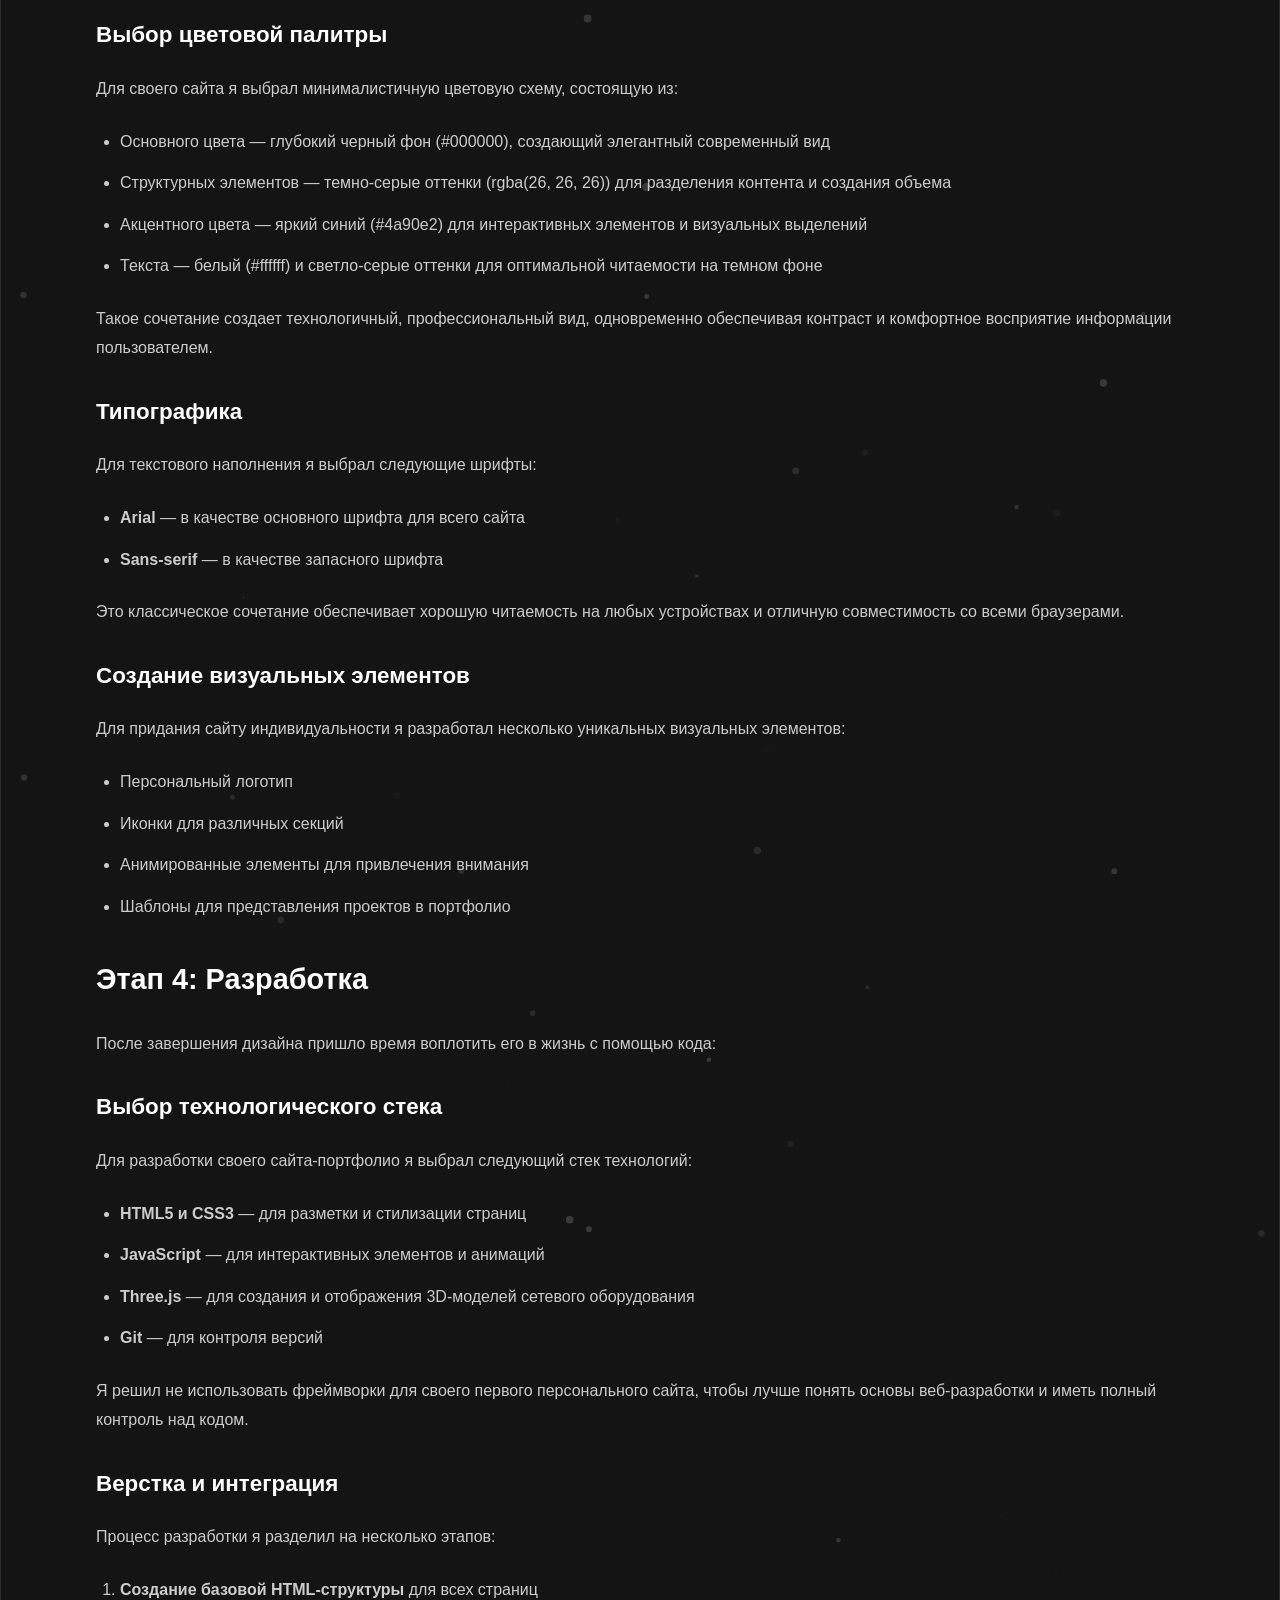
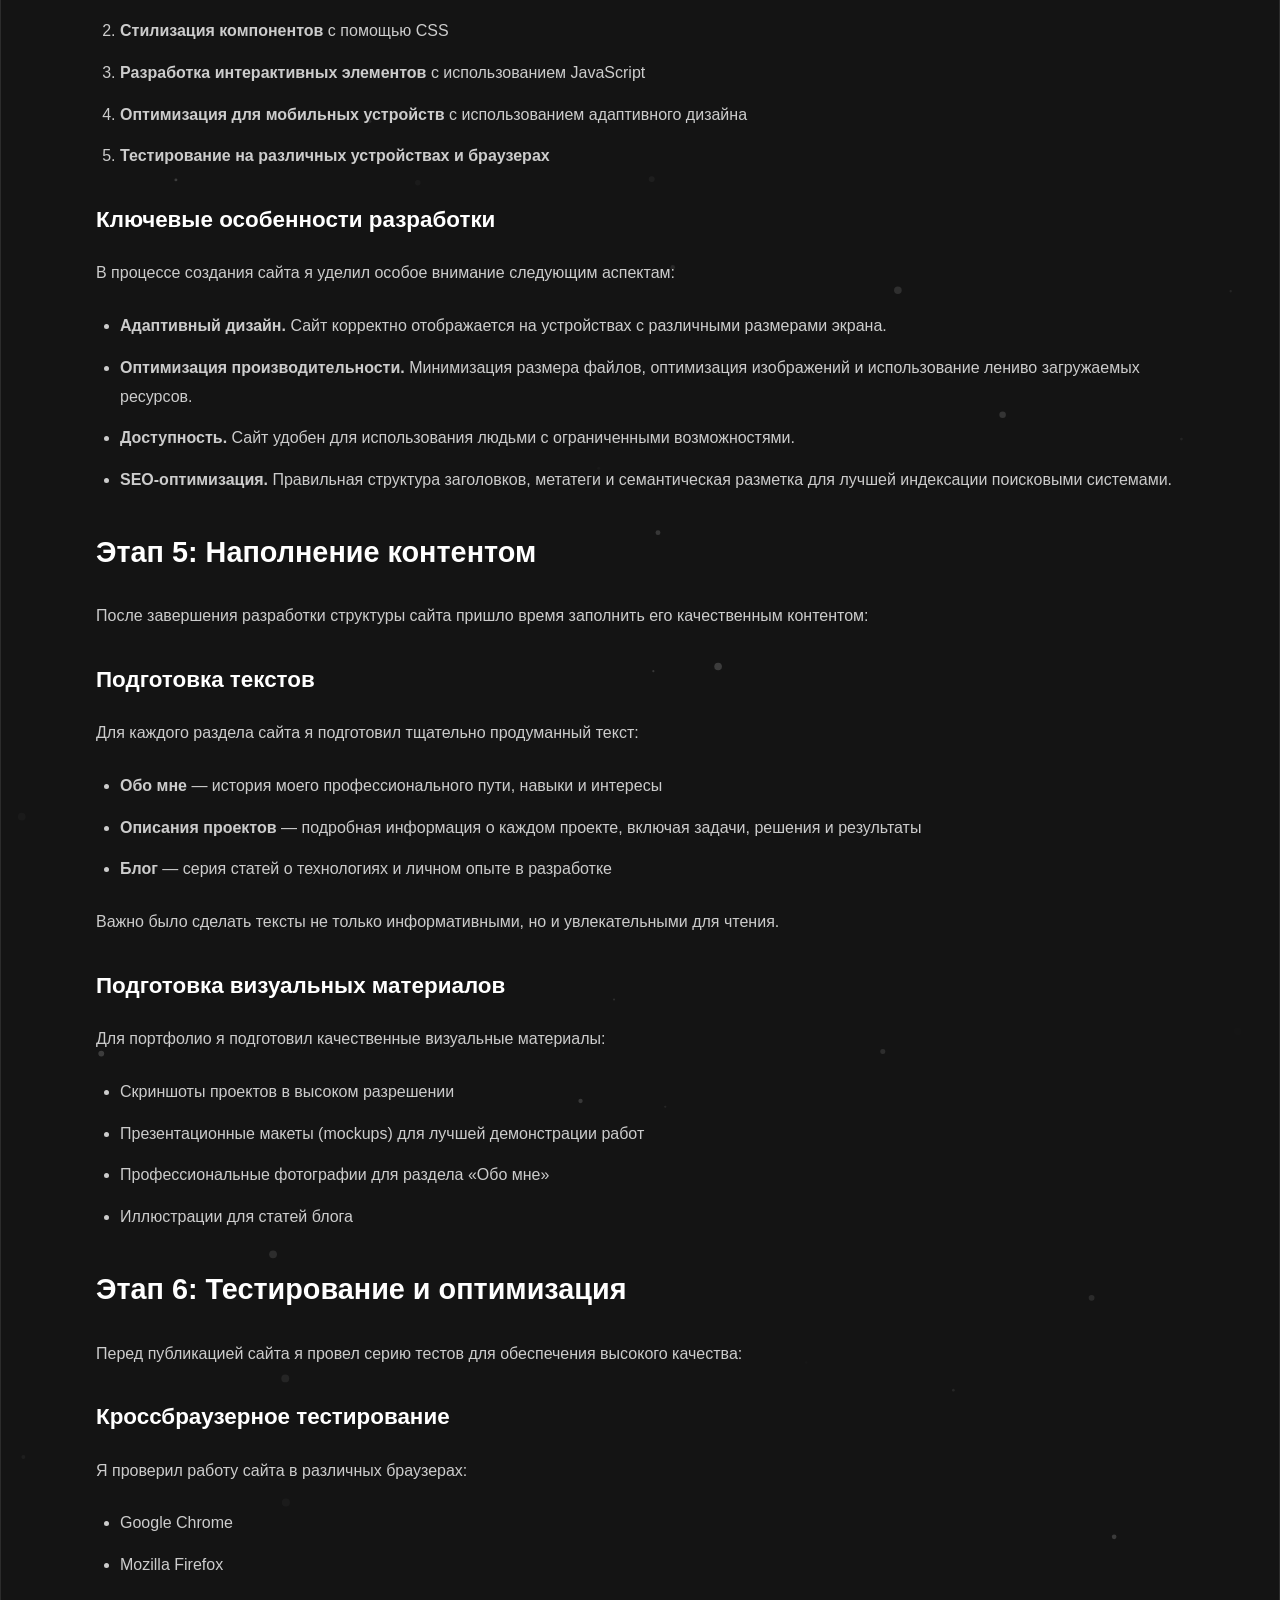
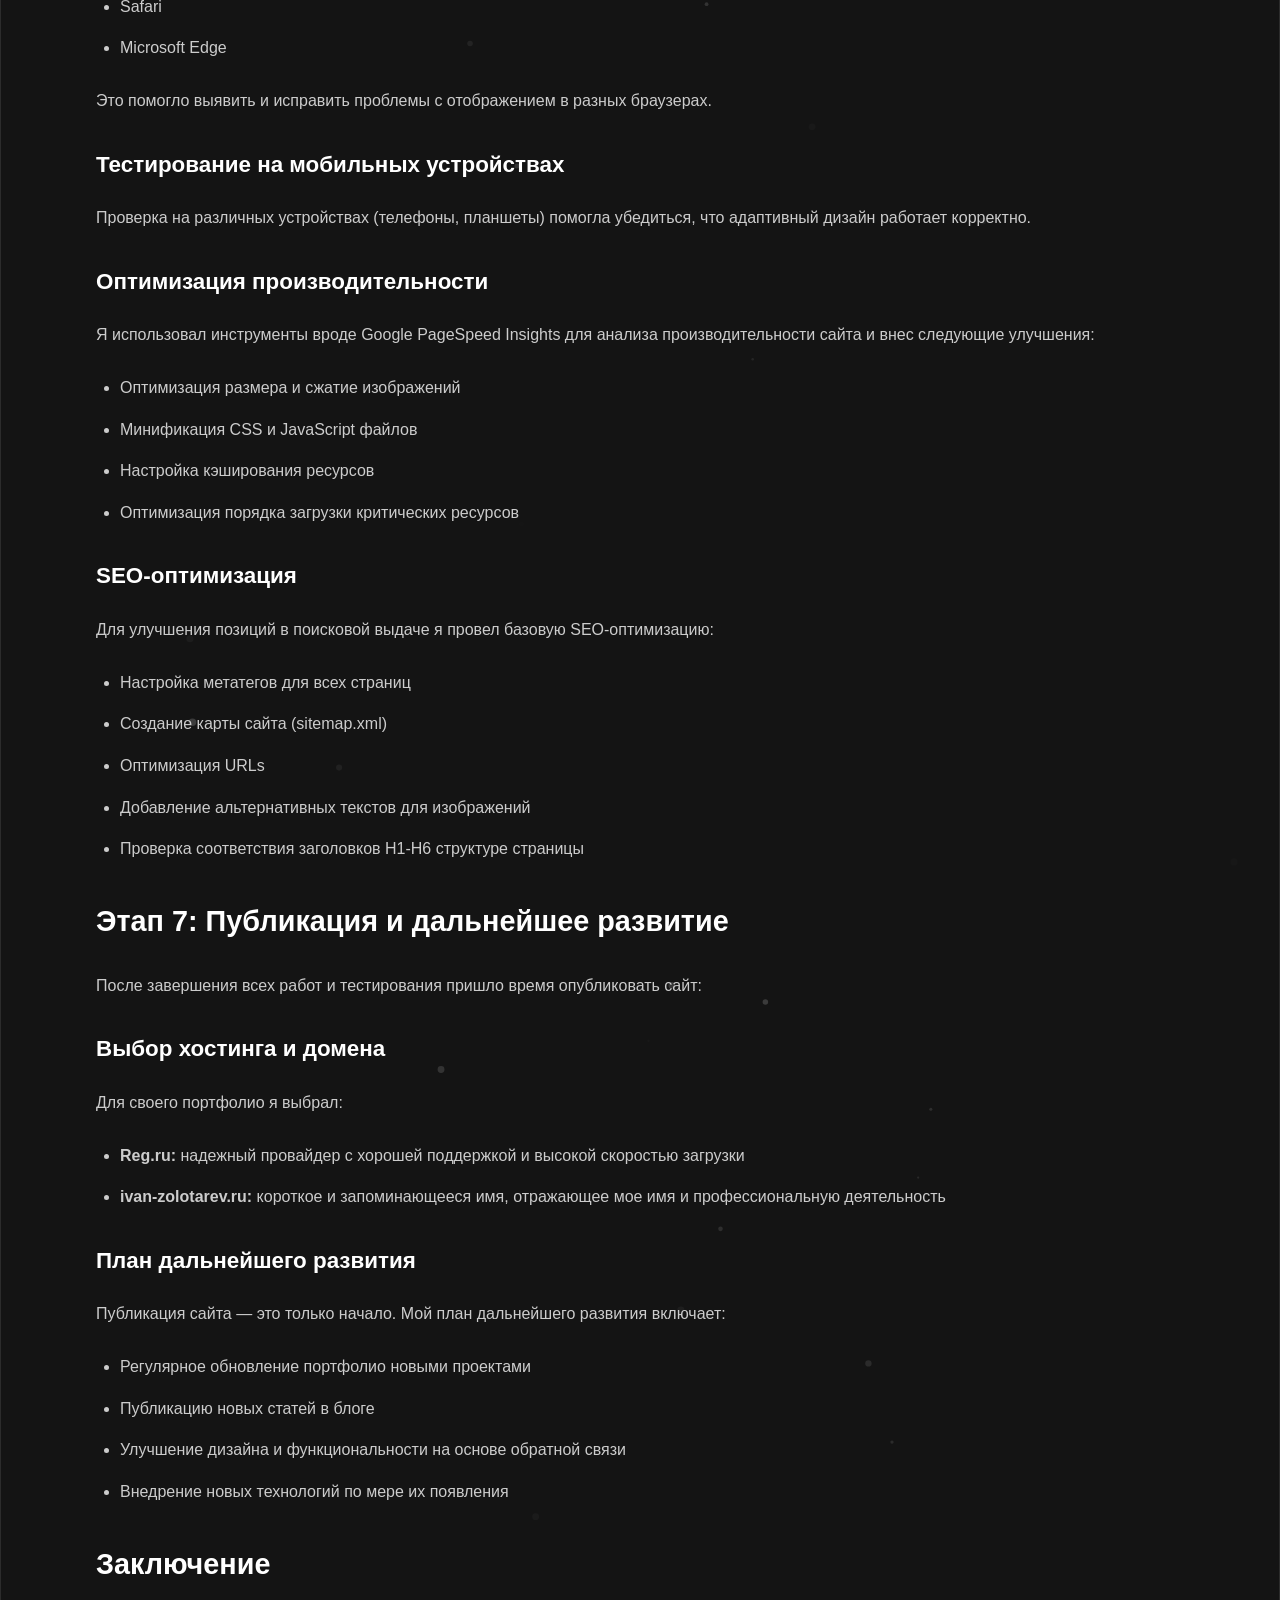
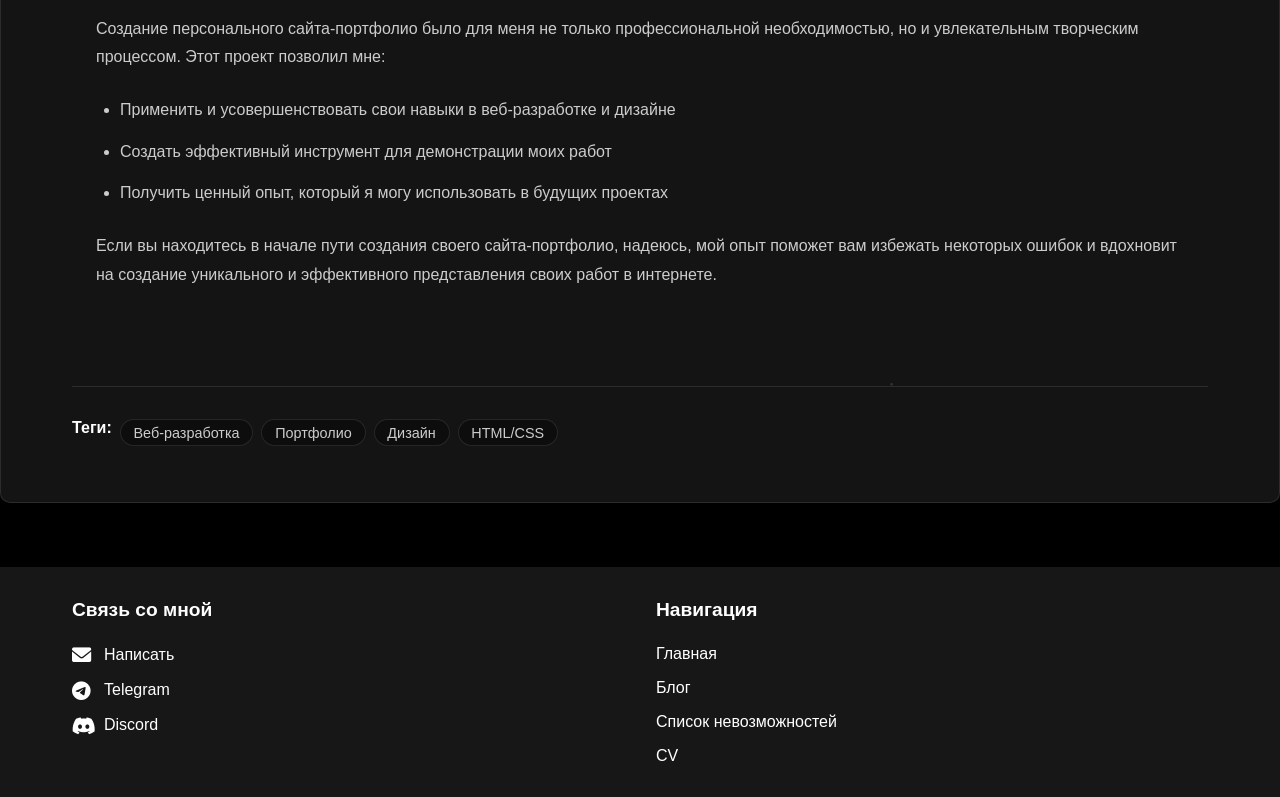
<file: Blog/portfolio-development.html>
<!DOCTYPE html>
<html lang="ru">
<head>
    <meta charset="UTF-8">
    <meta name="viewport" content="width=device-width, initial-scale=1.0">
    <title>Разработка персонального сайта-портфолио: от идеи до реализации - Иван Золотарев</title>
    <meta name="description" content="Пошаговое руководство по созданию персонального сайта-портфолио: планирование, дизайн, разработка и оптимизация. Делюсь опытом создания современного веб-портфолио с нуля.">
    <meta name="keywords" content="сайт-портфолио, веб-разработка, HTML, CSS, JavaScript, Three.js, дизайн сайта, портфолио разработчика, создание сайта, фронтенд, личный бренд, веб-дизайн">
    <meta name="author" content="Иван Золотарев">
    <meta name="robots" content="index, follow">
    
    <!-- Open Graph / Facebook -->
    <meta property="og:type" content="article">
    <meta property="og:url" content="https://ивангений.рф/Blog/portfolio-development.html">
    <meta property="og:title" content="Разработка персонального сайта-портфолио: от идеи до реализации">
    <meta property="og:description" content="Пошаговое руководство по созданию персонального сайта-портфолио: планирование, дизайн, разработка и оптимизация. Делюсь опытом создания современного веб-портфолио с нуля.">
    <meta property="og:image" content="../images/post-3.jpg">
    <meta property="article:published_time" content="2023-11-10T10:00:00+03:00">
    <meta property="article:author" content="Иван Золотарев">
    
    <!-- Twitter -->
    <meta property="twitter:card" content="summary_large_image">
    <meta property="twitter:url" content="https://ивангений.рф/Blog/portfolio-development.html">
    <meta property="twitter:title" content="Разработка персонального сайта-портфолио: от идеи до реализации">
    <meta property="twitter:description" content="Пошаговое руководство по созданию персонального сайта-портфолио: планирование, дизайн, разработка и оптимизация. Делюсь опытом создания современного веб-портфолио с нуля.">
    <meta property="twitter:image" content="../images/post-3.jpg">
    
    <link rel="stylesheet" href="../styles.css">
    <link rel="stylesheet" href="blog-styles.css">
    <link rel="stylesheet" href="https://cdnjs.cloudflare.com/ajax/libs/font-awesome/6.0.0/css/all.min.css">
    <link rel="canonical" href="https://ивангений.рф/Blog/portfolio-development.html">
</head>
<body>
    <header class="header">
        <nav class="nav-container">
            <div class="nav-left">
                <div class="hamburger">
                    <span></span>
                    <span></span>
                    <span></span>
                </div>
                <div class="logo">
                    <a href="../index.html">Иван Золотарев</a>
                </div>
            </div>
            <div class="mobile-overlay"></div>
            <div class="nav-links">
                <div class="close-nav">
                    <span></span>
                    <span></span>
                </div>
                <a href="../index.html">Главная</a>
                <a href="../blog.html">Блог</a>
                <a href="../achievements.html">Список невозможностей</a>
                <a href="../CV.pdf">CV</a>
            </div>
        </nav>
    </header>

    <main class="main">
        <article class="blog-post-single">
            <div class="container">
                <div class="post-header">
                    <div class="post-meta">
                        <span class="post-date">10 ноября 2023</span>
                        <span class="post-category">Веб-разработка</span>
                    </div>
                    <h1 class="post-title">Разработка персонального сайта-портфолио: от идеи до реализации</h1>
                    <div class="post-author">
                        <div class="author-image">
                            <img src="../images/author.jpg" alt="Иван Золотарев">
                        </div>
                        <div class="author-info">
                            <h4>Иван Золотарев</h4>
                            <p>Веб-разработчик и дизайнер</p>
                        </div>
                    </div>
                </div>

                <div class="post-featured-image">
                    <img src="../images/post-3.jpg" alt="Разработка сайта-портфолио">
                </div>

                <div class="post-content">
                    <p>В современном цифровом мире персональный сайт-портфолио стал незаменимым инструментом для специалистов различных творческих и технических профессий. Это не просто способ продемонстрировать свои работы, но и возможность рассказать о себе, своих навыках и опыте потенциальным работодателям или клиентам. В этой статье я поделюсь своим опытом создания персонального сайта-портфолио — от первоначальной идеи до окончательной реализации.</p>

                    <h2>Зачем нужен сайт-портфолио?</h2>
                    <p>Прежде чем погрузиться в технические аспекты разработки, важно понять, для чего вообще нужен персональный сайт. Вот несколько причин, почему я решил создать свой сайт-портфолио:</p>
                    <ul>
                        <li><strong>Профессиональное представление работ.</strong> Сайт дает возможность структурированно представить проекты, над которыми я работал, с подробным описанием и визуальными материалами.</li>
                        <li><strong>Контроль над контентом.</strong> В отличие от портфолио на сторонних платформах, на своем сайте я имею полный контроль над дизайном и содержанием.</li>
                        <li><strong>Демонстрация навыков.</strong> Сам сайт уже является примером моих навыков в веб-разработке и дизайне.</li>
                        <li><strong>Личный бренд.</strong> Сайт помогает создать и укрепить личный бренд в профессиональной сфере.</li>
                        <li><strong>Расширение сети контактов.</strong> Наличие собственного сайта упрощает процесс знакомства с потенциальными клиентами и коллегами.</li>
                    </ul>

                    <h2>Этап 1: Планирование и исследование</h2>
                    <p>Любой успешный проект начинается с тщательного планирования. Для меня этот этап включал несколько ключевых шагов:</p>

                    <h3>Определение целей сайта</h3>
                    <p>Первым делом я определил основные цели своего сайта-портфолио:</p>
                    <ul>
                        <li>Продемонстрировать мои работы в области веб-разработки и дизайна</li>
                        <li>Рассказать о моем профессиональном пути и навыках</li>
                        <li>Вести блог о технологиях и проектах</li>
                        <li>Предоставить контактную информацию для потенциальных клиентов</li>
                    </ul>

                    <h3>Изучение других портфолио</h3>
                    <p>Перед началом работы над собственным сайтом я провел исследование, изучив десятки портфолио других разработчиков и дизайнеров. Это помогло мне:</p>
                    <ul>
                        <li>Понять текущие тренды в дизайне портфолио</li>
                        <li>Найти вдохновение для собственных идей</li>
                        <li>Выявить сильные и слабые стороны различных подходов</li>
                        <li>Определить, как лучше представить мои проекты</li>
                    </ul>

                    <h3>Определение целевой аудитории</h3>
                    <p>Важно понимать, для кого создается сайт. В моем случае целевой аудиторией были:</p>
                    <ul>
                        <li>Потенциальные работодатели в сфере IT</li>
                        <li>Клиенты, ищущие фрилансеров для веб-проектов</li>
                        <li>Коллеги-разработчики и дизайнеры</li>
                    </ul>
                    <p>Понимание аудитории помогло определить тон коммуникации, визуальный стиль и структуру сайта.</p>

                    <h2>Этап 2: Создание концепции и структуры сайта</h2>
                    <p>После тщательного исследования и планирования я приступил к разработке концепции сайта:</p>

                    <h3>Определение структуры сайта</h3>
                    <p>Для моего портфолио я выбрал следующую структуру:</p>
                    <ul>
                        <li><strong>Главная страница</strong> — краткое представление себя и ключевые проекты</li>
                        <li><strong>Обо мне</strong> — подробная информация о моем опыте, образовании и навыках</li>
                        <li><strong>Портфолио</strong> — детальная презентация проектов с описанием задач и решений</li>
                        <li><strong>Блог</strong> — статьи о технологиях, дизайне и личном опыте</li>
                        <li><strong>Контакты</strong> — формы связи и социальные сети</li>
                    </ul>

                    <h2>Этап 3: Дизайн</h2>
                    <p>После утверждения структуры я приступил к дизайну сайта:</p>

                    <h3>Выбор цветовой палитры</h3>
                    <p>Для своего сайта я выбрал минималистичную цветовую схему, состоящую из:</p>
                    <ul>
                        <li>Основного цвета — глубокий черный фон (#000000), создающий элегантный современный вид</li>
                        <li>Структурных элементов — темно-серые оттенки (rgba(26, 26, 26)) для разделения контента и создания объема</li>
                        <li>Акцентного цвета — яркий синий (#4a90e2) для интерактивных элементов и визуальных выделений</li>
                        <li>Текста — белый (#ffffff) и светло-серые оттенки для оптимальной читаемости на темном фоне</li>
                    </ul>
                    <p>Такое сочетание создает технологичный, профессиональный вид, одновременно обеспечивая контраст и комфортное восприятие информации пользователем.</p>

                    <h3>Типографика</h3>
                    <p>Для текстового наполнения я выбрал следующие шрифты:</p>
                    <ul>
                        <li><strong>Arial</strong> — в качестве основного шрифта для всего сайта</li>
                        <li><strong>Sans-serif</strong> — в качестве запасного шрифта</li>
                    </ul>
                    <p>Это классическое сочетание обеспечивает хорошую читаемость на любых устройствах и отличную совместимость со всеми браузерами.</p>

                    <h3>Создание визуальных элементов</h3>
                    <p>Для придания сайту индивидуальности я разработал несколько уникальных визуальных элементов:</p>
                    <ul>
                        <li>Персональный логотип</li>
                        <li>Иконки для различных секций</li>
                        <li>Анимированные элементы для привлечения внимания</li>
                        <li>Шаблоны для представления проектов в портфолио</li>
                    </ul>

                    <h2>Этап 4: Разработка</h2>
                    <p>После завершения дизайна пришло время воплотить его в жизнь с помощью кода:</p>

                    <h3>Выбор технологического стека</h3>
                    <p>Для разработки своего сайта-портфолио я выбрал следующий стек технологий:</p>
                    <ul>
                        <li><strong>HTML5 и CSS3</strong> — для разметки и стилизации страниц</li>
                        <li><strong>JavaScript</strong> — для интерактивных элементов и анимаций</li>
                        <li><strong>Three.js</strong> — для создания и отображения 3D-моделей сетевого оборудования</li>
                        <li><strong>Git</strong> — для контроля версий</li>
                    </ul>
                    <p>Я решил не использовать фреймворки для своего первого персонального сайта, чтобы лучше понять основы веб-разработки и иметь полный контроль над кодом.</p>

                    <h3>Верстка и интеграция</h3>
                    <p>Процесс разработки я разделил на несколько этапов:</p>
                    <ol>
                        <li><strong>Создание базовой HTML-структуры</strong> для всех страниц</li>
                        <li><strong>Стилизация компонентов</strong> с помощью CSS</li>
                        <li><strong>Разработка интерактивных элементов</strong> с использованием JavaScript</li>
                        <li><strong>Оптимизация для мобильных устройств</strong> с использованием адаптивного дизайна</li>
                        <li><strong>Тестирование на различных устройствах и браузерах</strong></li>
                    </ol>

                    <h3>Ключевые особенности разработки</h3>
                    <p>В процессе создания сайта я уделил особое внимание следующим аспектам:</p>
                    <ul>
                        <li><strong>Адаптивный дизайн.</strong> Сайт корректно отображается на устройствах с различными размерами экрана.</li>
                        <li><strong>Оптимизация производительности.</strong> Минимизация размера файлов, оптимизация изображений и использование лениво загружаемых ресурсов.</li>
                        <li><strong>Доступность.</strong> Сайт удобен для использования людьми с ограниченными возможностями.</li>
                        <li><strong>SEO-оптимизация.</strong> Правильная структура заголовков, метатеги и семантическая разметка для лучшей индексации поисковыми системами.</li>
                    </ul>

                    <h2>Этап 5: Наполнение контентом</h2>
                    <p>После завершения разработки структуры сайта пришло время заполнить его качественным контентом:</p>

                    <h3>Подготовка текстов</h3>
                    <p>Для каждого раздела сайта я подготовил тщательно продуманный текст:</p>
                    <ul>
                        <li><strong>Обо мне</strong> — история моего профессионального пути, навыки и интересы</li>
                        <li><strong>Описания проектов</strong> — подробная информация о каждом проекте, включая задачи, решения и результаты</li>
                        <li><strong>Блог</strong> — серия статей о технологиях и личном опыте в разработке</li>
                    </ul>
                    <p>Важно было сделать тексты не только информативными, но и увлекательными для чтения.</p>

                    <h3>Подготовка визуальных материалов</h3>
                    <p>Для портфолио я подготовил качественные визуальные материалы:</p>
                    <ul>
                        <li>Скриншоты проектов в высоком разрешении</li>
                        <li>Презентационные макеты (mockups) для лучшей демонстрации работ</li>
                        <li>Профессиональные фотографии для раздела «Обо мне»</li>
                        <li>Иллюстрации для статей блога</li>
                    </ul>

                    <h2>Этап 6: Тестирование и оптимизация</h2>
                    <p>Перед публикацией сайта я провел серию тестов для обеспечения высокого качества:</p>

                    <h3>Кроссбраузерное тестирование</h3>
                    <p>Я проверил работу сайта в различных браузерах:</p>
                    <ul>
                        <li>Google Chrome</li>
                        <li>Mozilla Firefox</li>
                        <li>Safari</li>
                        <li>Microsoft Edge</li>
                    </ul>
                    <p>Это помогло выявить и исправить проблемы с отображением в разных браузерах.</p>

                    <h3>Тестирование на мобильных устройствах</h3>
                    <p>Проверка на различных устройствах (телефоны, планшеты) помогла убедиться, что адаптивный дизайн работает корректно.</p>

                    <h3>Оптимизация производительности</h3>
                    <p>Я использовал инструменты вроде Google PageSpeed Insights для анализа производительности сайта и внес следующие улучшения:</p>
                    <ul>
                        <li>Оптимизация размера и сжатие изображений</li>
                        <li>Минификация CSS и JavaScript файлов</li>
                        <li>Настройка кэширования ресурсов</li>
                        <li>Оптимизация порядка загрузки критических ресурсов</li>
                    </ul>

                    <h3>SEO-оптимизация</h3>
                    <p>Для улучшения позиций в поисковой выдаче я провел базовую SEO-оптимизацию:</p>
                    <ul>
                        <li>Настройка метатегов для всех страниц</li>
                        <li>Создание карты сайта (sitemap.xml)</li>
                        <li>Оптимизация URLs</li>
                        <li>Добавление альтернативных текстов для изображений</li>
                        <li>Проверка соответствия заголовков H1-H6 структуре страницы</li>
                    </ul>

                    <h2>Этап 7: Публикация и дальнейшее развитие</h2>
                    <p>После завершения всех работ и тестирования пришло время опубликовать сайт:</p>

                    <h3>Выбор хостинга и домена</h3>
                    <p>Для своего портфолио я выбрал:</p>
                    <ul>
                        <li><strong>Reg.ru:</strong> надежный провайдер с хорошей поддержкой и высокой скоростью загрузки</li>
                        <li><strong>ivan-zolotarev.ru:</strong> короткое и запоминающееся имя, отражающее мое имя и профессиональную деятельность</li>
                    </ul>

                    <h3>План дальнейшего развития</h3>
                    <p>Публикация сайта — это только начало. Мой план дальнейшего развития включает:</p>
                    <ul>
                        <li>Регулярное обновление портфолио новыми проектами</li>
                        <li>Публикацию новых статей в блоге</li>
                        <li>Улучшение дизайна и функциональности на основе обратной связи</li>
                        <li>Внедрение новых технологий по мере их появления</li>
                    </ul>

                    <h2>Заключение</h2>
                    <p>Создание персонального сайта-портфолио было для меня не только профессиональной необходимостью, но и увлекательным творческим процессом. Этот проект позволил мне:</p>
                    <ul>
                        <li>Применить и усовершенствовать свои навыки в веб-разработке и дизайне</li>
                        <li>Создать эффективный инструмент для демонстрации моих работ</li>
                        <li>Получить ценный опыт, который я могу использовать в будущих проектах</li>
                    </ul>
                    
                    <p>Если вы находитесь в начале пути создания своего сайта-портфолио, надеюсь, мой опыт поможет вам избежать некоторых ошибок и вдохновит на создание уникального и эффективного представления своих работ в интернете.</p>
                    
                </div>

                <div class="post-footer">
                    <div class="post-tags">
                        <span>Теги:</span>
                        <a href="#" class="tag">Веб-разработка</a>
                        <a href="#" class="tag">Портфолио</a>
                        <a href="#" class="tag">Дизайн</a>
                        <a href="#" class="tag">HTML/CSS</a>
                    </div>
                </div>
            </div>
        </article>
    </main>

    <footer id="footer" class="footer">
        <div class="footer-container">
            <div class="footer-contacts">
                <h3>Связь со мной</h3>
                <div class="contact-links">
                    <a href="mailto:cryptoknopka1@gmail.com" class="contact-link">
                        <i class="fas fa-envelope"></i>
                        <span>Написать</span>
                    </a>
                    <a href="https://t.me/Haise_Kirukato" class="contact-link">
                        <i class="fab fa-telegram"></i>
                        <span>Telegram</span>
                    </a>
                    <a href="https://discord.com/users/haise_kirukato" class="contact-link">
                        <i class="fab fa-discord"></i>
                        <span>Discord</span>
                    </a>
                </div>
            </div>
            <div class="footer-nav">
                <h3>Навигация</h3>
                <div class="footer-links">
                    <a href="../index.html">Главная</a>
                    <a href="../blog.html">Блог</a>
                    <a href="../achievements.html">Список невозможностей</a>
                    <a href="../CV.pdf">CV</a>
                </div>
            </div>
        </div>
    </footer>
    <script src="../scripts.js"></script>
    <script type="application/ld+json">
    {
      "@context": "https://schema.org",
      "@type": "BlogPosting",
      "mainEntityOfPage": {
        "@type": "WebPage",
        "@id": "https://ивангений.рф/Blog/portfolio-development.html"
      },
      "headline": "Разработка персонального сайта-портфолио: от идеи до реализации",
      "image": "https://ивангений.рф/images/post-3.jpg",
      "datePublished": "2023-11-10T10:00:00+03:00",
      "dateModified": "2023-11-10T10:00:00+03:00",
      "author": {
        "@type": "Person",
        "name": "Иван Золотарев",
        "url": "https://ивангений.рф/"
      },
      "publisher": {
        "@type": "Person",
        "name": "Иван Золотарев",
        "logo": {
          "@type": "ImageObject",
          "url": "https://ивангений.рф/images/author.jpg"
        }
      },
      "description": "Пошаговое руководство по созданию персонального сайта-портфолио: планирование, дизайн, разработка и оптимизация. Делюсь опытом создания современного веб-портфолио с нуля.",
      "keywords": "сайт-портфолио, веб-разработка, HTML, CSS, JavaScript, Three.js, дизайн сайта, портфолио разработчика"
    }
    </script>
</body>
</html>
</file>
<file: styles.css>
* {
    margin: 0;
    padding: 0;
    box-sizing: border-box;
}

body {
    font-family: 'Arial', sans-serif;
    background-color: #000000;
    position: relative;
    overflow-x: hidden;
    min-height: 100vh;
    display: flex;
    flex-direction: column;
    color: #ffffff;
}

canvas {
    position: fixed;
    top: 0;
    left: 0;
    z-index: 0;
}

.header {
    background-color: rgba(26, 26, 26, 0.8);
    padding: 1rem 2rem;
    box-shadow: 0 2px 5px rgba(0,0,0,0.1);
    position: relative;
    z-index: 100;
}

/* Общие стили */
.container {
    max-width: 1200px;
    margin: 0 auto;
    padding: 0 2rem;
}

.btn {
    display: inline-block;
    padding: 0.8rem 1.5rem;
    border-radius: 5px;
    text-decoration: none;
    font-weight: bold;
    transition: all 0.3s ease;
}

.btn-primary {
    background-color: #4a90e2;
    color: #ffffff;
}

.btn-primary:hover {
    background-color: #357abd;
    transform: translateY(-2px);
}

.btn-secondary {
    background-color: transparent;
    color: #ffffff;
    border: 2px solid #ffffff;
}

.btn-secondary:hover {
    background-color: #ffffff;
    color: #000000;
    transform: translateY(-2px);
}

/* Стили для main */
.main {
    position: relative;
    z-index: 2;
    flex: 1;
    padding: 2rem 0;
}

/* Hero секция */
.hero {
    min-height: 80vh;
    display: flex;
    align-items: center;
    text-align: center;
    padding: 4rem 0;
}

.hero-content {
    max-width: 800px;
    margin: 0 auto;
}

.hero h1 {
    font-size: 3.5rem;
    margin-bottom: 1rem;
    animation: fadeInDown 1s ease;
}

.hero .subtitle {
    font-size: 1.5rem;
    margin-bottom: 1.5rem;
    color: #4a90e2;
    animation: fadeInUp 1s ease 0.3s;
    animation-fill-mode: both;
}

.hero .description {
    font-size: 1.2rem;
    margin-bottom: 2rem;
    line-height: 1.6;
    animation: fadeInUp 1s ease 0.6s;
    animation-fill-mode: both;
}

.hero-buttons {
    display: flex;
    gap: 1rem;
    justify-content: center;
    animation: fadeInUp 1s ease 0.9s;
    animation-fill-mode: both;
}

/* About секция */
.about {
    padding: 6rem 0;
    background-color: rgba(26, 26, 26, 0.8);
    position: relative;
}

.about::before {
    content: '';
    position: absolute;
    top: 0;
    left: 0;
    width: 100%;
    height: 100%;
    background: linear-gradient(145deg, rgba(74, 144, 226, 0.05) 0%, transparent 70%);
    z-index: 0;
}

.about .container {
    position: relative;
    z-index: 1;
}

.about h2 {
    font-size: 2.5rem;
    margin-bottom: 3rem;
    text-align: center;
    position: relative;
    display: inline-block;
    left: 50%;
    transform: translateX(-50%);
}

.about h2::after {
    content: '';
    position: absolute;
    bottom: -10px;
    left: 50%;
    transform: translateX(-50%);
    width: 60px;
    height: 3px;
    background-color: #4a90e2;
    border-radius: 3px;
    transition: width 0.4s ease;
}

.about h2:hover::after {
    width: 100px;
}

.about-content {
    display: grid;
    grid-template-columns: 1fr 1fr;
    gap: 4rem;
    align-items: start;
}

.about-text p {
    margin-bottom: 1.5rem;
    line-height: 1.8;
    font-size: 1.1rem;
    text-align: justify;
    color: #e6e6e6;
}

.about-text p:last-child {
    margin-bottom: 0;
}

.skills h3 {
    font-size: 1.8rem;
    margin-bottom: 2rem;
    text-align: center;
}

.skills-container {
    display: flex;
    overflow-x: auto;
    position: relative;
    width: 100%;
    max-width: 800px;
    margin: 0 auto;
}

.carousel-btn {
    background-color: transparent;
    border: none;
    color: #ffffff;
    font-size: 2rem;
    cursor: pointer;
    transition: color 0.3s ease;
    z-index: 3;
}

.carousel-btn:hover {
    color: #4a90e2;
}

.skills-grid {
    display: flex;
    transition: transform 0.5s ease;
    width: 100%;
}

.skill-category {
    min-width: 100%;
    flex-shrink: 0;
    text-align: center;
}

.skill-category h4 {
    margin-bottom: 1rem;
    font-size: 1.5rem;
    color: #4a90e2;
}

.skill-items {
    display: grid;
    grid-template-columns: repeat(2, 1fr);
    gap: 1.5rem;
    justify-items: center;
    max-width: 320px;
    margin: 0 auto;
}

.skill-item {
    width: 130px;
    height: 130px;
    display: flex;
    flex-direction: column;
    align-items: center;
    justify-content: center;
    text-align: center;
    padding: 20px;
    background: linear-gradient(145deg, rgba(26, 26, 26, 0.6), rgba(40, 40, 40, 0.6));
    border-radius: 15px;
    transition: all 0.4s ease;
    box-shadow: 0 10px 20px rgba(0, 0, 0, 0.3);
    backdrop-filter: blur(10px);
    border: 1px solid rgba(255, 255, 255, 0.1);
    position: relative;
    overflow: hidden;
}

.skill-item::before {
    content: '';
    position: absolute;
    top: 0;
    left: 0;
    width: 100%;
    height: 100%;
    background: linear-gradient(145deg, rgba(74, 144, 226, 0.1), transparent);
    opacity: 0;
    transition: opacity 0.4s ease;
}

.skill-item:hover {
    transform: translateY(-8px) scale(1.05);
    box-shadow: 0 15px 30px rgba(74, 144, 226, 0.3);
}

.skill-item:hover::before {
    opacity: 1;
}

.skill-item i {
    font-size: 2.5rem;
    margin-bottom: 1rem;
    color: #4a90e2;
    transition: all 0.4s ease;
    position: relative;
    z-index: 1;
}

.skill-item:hover i {
    color: #ffffff;
    transform: scale(1.2);
}

.skill-item span {
    display: block;
    font-size: 1rem;
    font-weight: 500;
    color: #ffffff;
    transition: all 0.4s ease;
    position: relative;
    z-index: 1;
}

.skill-item:hover span {
    color: #ffffff;
    font-weight: 600;
    transform: scale(1.05);
}

.skills-note {
    text-align: center;
    margin-top: 1rem;
    font-size: 1rem;
    color: #ffffff;
    font-style: italic;
    opacity: 0.8;
}

/* Projects секция */
.projects {
    padding: 6rem 0;
    position: relative;
}

.projects::before {
    content: '';
    position: absolute;
    top: 0;
    left: 0;
    width: 100%;
    height: 100%;
    background: linear-gradient(145deg, transparent 30%, rgba(74, 144, 226, 0.05) 100%);
    z-index: 0;
}

.projects .container {
    position: relative;
    z-index: 1;
}

.projects h2 {
    font-size: 2.5rem;
    margin-bottom: 3rem;
    text-align: center;
    position: relative;
    display: inline-block;
    left: 50%;
    transform: translateX(-50%);
}

.projects h2::after {
    content: '';
    position: absolute;
    bottom: -10px;
    left: 50%;
    transform: translateX(-50%);
    width: 60px;
    height: 3px;
    background-color: #4a90e2;
    border-radius: 3px;
    transition: width 0.4s ease;
}

.projects h2:hover::after {
    width: 100px;
}

.projects-grid {
    display: grid;
    grid-template-columns: repeat(auto-fit, minmax(320px, 1fr));
    gap: 2.5rem;
}

.project-card {
    background: linear-gradient(145deg, rgba(26, 26, 26, 0.8), rgba(40, 40, 40, 0.8));
    border-radius: 15px;
    overflow: hidden;
    box-shadow: 0 15px 30px rgba(0, 0, 0, 0.3);
    transition: all 0.5s ease;
    position: relative;
    backdrop-filter: blur(10px);
    border: 1px solid rgba(255, 255, 255, 0.1);
    height: 100%;
    display: flex;
    flex-direction: column;
    transform-style: preserve-3d;
    perspective: 1000px;
}

.project-card::before {
    content: '';
    position: absolute;
    top: 0;
    left: 0;
    width: 100%;
    height: 100%;
    background: linear-gradient(145deg, rgba(74, 144, 226, 0.1), transparent);
    opacity: 0;
    transition: opacity 0.5s ease;
    z-index: 0;
}

.project-card:hover {
    transform: translateY(-15px) rotateX(5deg);
    box-shadow: 0 25px 50px rgba(74, 144, 226, 0.3);
}

.project-card:hover::before {
    opacity: 1;
}

.project-image {
    width: 100%;
    height: 220px;
    object-fit: cover;
    border-bottom: 1px solid rgba(255, 255, 255, 0.1);
    transition: transform 0.5s ease;
}

.project-card:hover .project-image {
    transform: scale(1.05);
}

.project-content {
    padding: 1.8rem;
    flex-grow: 1;
    display: flex;
    flex-direction: column;
    position: relative;
    z-index: 1;
}

.project-title {
    font-size: 1.5rem;
    margin-bottom: 1rem;
    color: #ffffff;
    position: relative;
    padding-bottom: 0.8rem;
}

.project-title::after {
    content: '';
    position: absolute;
    bottom: 0;
    left: 0;
    width: 50px;
    height: 3px;
    background-color: #4a90e2;
    transition: width 0.4s ease;
}

.project-card:hover .project-title::after {
    width: 100%;
}

.project-description {
    margin-bottom: 1.5rem;
    color: #e0e0e0;
    line-height: 1.7;
    flex-grow: 1;
}

.project-tags {
    display: flex;
    flex-wrap: wrap;
    gap: 0.8rem;
    margin-bottom: 1.8rem;
}

.project-tag {
    background-color: rgba(74, 144, 226, 0.15);
    color: #4a90e2;
    padding: 0.4rem 1rem;
    border-radius: 20px;
    font-size: 0.85rem;
    font-weight: 500;
    transition: all 0.3s ease;
    border: 1px solid rgba(74, 144, 226, 0.2);
}

.project-card:hover .project-tag {
    background-color: rgba(74, 144, 226, 0.25);
    transform: translateY(-2px);
}

.project-link {
    display: inline-block;
    padding: 0.8rem 1.5rem;
    background-color: rgba(74, 144, 226, 0.9);
    color: #ffffff;
    text-decoration: none;
    border-radius: 8px;
    font-weight: bold;
    transition: all 0.4s ease;
    text-align: center;
    border: 1px solid rgba(255, 255, 255, 0.1);
    box-shadow: 0 5px 15px rgba(74, 144, 226, 0.2);
}

.project-link:hover {
    background-color: #4a90e2;
    transform: translateY(-3px);
    box-shadow: 0 8px 20px rgba(74, 144, 226, 0.4);
}

/* Анимации */
@keyframes fadeInDown {
    from {
        opacity: 0;
        transform: translateY(-20px);
    }
    to {
        opacity: 1;
        transform: translateY(0);
    }
}

@keyframes fadeInUp {
    from {
        opacity: 0;
        transform: translateY(20px);
    }
    to {
        opacity: 1;
        transform: translateY(0);
    }
}

/* Медиа-запросы */
@media (max-width: 768px) {
    /* Общие стили для контейнера и секций */
    .container {
        max-width: 540px;
        padding: 0 1rem;
    }

    /* Hero секция */
    .hero {
        min-height: 60vh;
        padding: 2rem 0;
    }

    .hero h1 {
        font-size: 2.5rem;
    }

    .hero .subtitle {
        font-size: 1.2rem;
    }

    .hero .description {
        font-size: 1rem;
    }

    .hero-buttons {
        flex-direction: column;
        gap: 0.5rem;
    }

    .btn {
        width: 100%;
        text-align: center;
    }

    /* About секция */
    .about-content {
        grid-template-columns: 1fr;
        gap: 2rem;
    }

    .about h2 {
        font-size: 2rem;
        margin-bottom: 2rem;
    }

    .about-text p {
        font-size: 1rem;
    }

    .skills h3 {
        font-size: 1.5rem;
    }

    .skill-item {
        width: 100px;
        height: 100px;
    }

    .skill-item i {
        font-size: 1.8rem;
    }

    /* Projects секция */
    .projects-grid {
        grid-template-columns: 1fr;
        gap: 2rem;
    }

    .project-card {
        margin: 0;
    }

    .project-title {
        font-size: 1.5rem;
    }

    .project-description {
        font-size: 0.9rem;
    }

    /* Footer */
    .footer-container {
        flex-direction: column;
        gap: 2rem;
        text-align: center;
    }

    .contact-links {
        justify-content: center;
    }

    .footer-links {
        flex-direction: column;
        gap: 0.5rem;
    }

    /* Плавный переход для кнопки закрытия */
    .close-nav {
        position: absolute;
        top: 20px;
        left: 20px;
        width: 30px;
        height: 30px;
        cursor: pointer;
        z-index: 20000;
        transition: transform 0.3s ease, background-color 0.3s ease;
        border-radius: 50%;
        background-color: rgba(0, 0, 0, 0.3);
        padding: 5px;
        display: block;
    }

    .close-nav:hover {
        transform: rotate(90deg);
        background-color: rgba(74, 144, 226, 0.3);
    }

    .close-nav span {
        background-color: #ffffff;
        transition: background-color 0.3s ease;
    }

    .close-nav:hover span {
        background-color: #4a90e2;
    }
}

/* Существующие стили футера */
.footer {
    background-color: rgba(26, 26, 26, 0.9);
    padding: 2rem 0;
    position: relative;
    z-index: 2;
    margin-top: auto;
}

.footer-container {
    max-width: 1200px;
    margin: 0 auto;
    padding: 0 2rem;
    display: flex;
    justify-content: space-between;
    gap: 2rem;
}

.footer-contacts,
.footer-nav {
    flex: 1;
}

.footer h3 {
    color: #ffffff;
    margin-bottom: 1.5rem;
    font-size: 1.2rem;
}

.contact-links {
    display: flex;
    flex-direction: column;
    gap: 1rem;
}

.contact-link {
    display: flex;
    align-items: center;
    gap: 0.5rem;
    color: #ffffff;
    text-decoration: none;
    transition: color 0.3s ease;
}

.contact-link i {
    font-size: 1.2rem;
    width: 24px;
}

.contact-link:hover {
    color: #cccccc;
}

.footer-links {
    display: flex;
    flex-direction: column;
    gap: 1rem;
}

.footer-links a {
    color: #ffffff;
    text-decoration: none;
    transition: color 0.3s ease;
}

.footer-links a:hover {
    color: #cccccc;
}

/* Улучшенные медиа-запросы для мобильных устройств */
@media (max-width: 768px) {
    .footer {
        padding: 2rem 1rem;
    }
    
    .footer-container {
        flex-direction: column;
        gap: 2.5rem;
        text-align: center;
        padding: 0 1rem;
    }

    .footer h3 {
        font-size: 1.3rem;
        margin-bottom: 1.2rem;
        position: relative;
        display: inline-block;
    }
    
    .footer h3::after {
        content: '';
        position: absolute;
        bottom: -8px;
        left: 50%;
        transform: translateX(-50%);
        width: 60px;
        height: 2px;
        background-color: #4a90e2;
    }

    .contact-links {
        align-items: center;
        gap: 1.2rem;
    }
    
    .contact-link {
        padding: 0.5rem 1rem;
        border-radius: 8px;
        background: linear-gradient(145deg, rgba(32, 32, 32, 0.5), rgba(26, 26, 26, 0.3));
        width: 80%;
        justify-content: center;
        transition: all 0.3s ease;
    }
    
    .contact-link:hover, .contact-link:active {
        background: linear-gradient(145deg, rgba(74, 144, 226, 0.2), rgba(32, 32, 32, 0.4));
        transform: translateY(-2px);
    }
    
    .contact-link i {
        font-size: 1.3rem;
    }
    
    .footer-links {
        align-items: center;
        gap: 1.2rem;
    }
    
    .footer-links a {
        padding: 0.5rem 1rem;
        border-radius: 8px;
        background: linear-gradient(145deg, rgba(32, 32, 32, 0.5), rgba(26, 26, 26, 0.3));
        width: 80%;
        transition: all 0.3s ease;
    }
    
    .footer-links a:hover, .footer-links a:active {
        background: linear-gradient(145deg, rgba(74, 144, 226, 0.2), rgba(32, 32, 32, 0.4));
        transform: translateY(-2px);
    }
}

@media (max-width: 576px) {
    .footer {
        padding: 1.5rem 0.8rem;
    }
    
    .contact-link, .footer-links a {
        width: 100%;
    }
}

.nav-container {
    max-width: 1200px;
    margin: 0 auto;
    display: flex;
    justify-content: space-between;
    align-items: center;
    padding: 0 1rem;
    position: relative;
}

.nav-left {
    display: flex;
    align-items: center;
    gap: 1rem;
}

.logo {
    color: #ffffff;
    text-decoration: none;
    font-size: 1.5rem;
    font-weight: bold;
    transition: color 0.3s ease;
}

.logo a {
    color: inherit;
    text-decoration: none;
}

.logo:hover {
    color: #cccccc;
}

.hamburger {
    display: none;
    flex-direction: column;
    justify-content: space-between;
    width: 30px;
    height: 25px;
    cursor: pointer;
    z-index: 19999;
    position: relative;
    padding: 5px;
    transition: opacity 0.3s ease, visibility 0.3s ease, transform 0.3s ease;
}

.hamburger:hover {
    transform: scale(1.05);
}

.hamburger:hover span {
    background-color: #4a90e2;
}

.hamburger:hover span:nth-child(2) {
    width: 80%;
    margin-left: auto;
}

.hamburger.hidden {
    opacity: 0;
    visibility: hidden;
}

.hamburger span {
    display: block;
    height: 3px;
    width: 100%;
    background-color: #ffffff;
    border-radius: 3px;
    transition: all 0.3s ease;
}

.hamburger span:nth-child(1) {
    margin-top: 0;
}

.hamburger span:nth-child(3) {
    margin-bottom: 0;
}

.mobile-overlay {
    display: none;
    position: fixed;
    top: 0;
    left: 0;
    width: 100%;
    height: 100%;
    background-color: rgba(0, 0, 0, 0.95);
    z-index: 19997;
    opacity: 0;
    visibility: hidden;
    transition: opacity 0.3s ease;
}

.mobile-overlay.active {
    opacity: 1;
    visibility: visible;
}

.close-nav {
    display: none;
    position: absolute;
    top: 20px;
    left: 20px;
    width: 30px;
    height: 30px;
    cursor: pointer;
    z-index: 20000;
    transition: transform 0.3s ease, background-color 0.3s ease;
    border-radius: 50%;
    background-color: rgba(0, 0, 0, 0.3);
    padding: 5px;
}

.close-nav span {
    display: block;
    height: 3px;
    width: 100%;
    background-color: #ffffff;
    border-radius: 3px;
    position: absolute;
    top: 50%;
    left: 0;
    transition: background-color 0.3s ease;
}

.close-nav span:first-child {
    transform: rotate(45deg);
}

.close-nav span:last-child {
    transform: rotate(-45deg);
}

.close-nav:hover {
    transform: rotate(90deg);
    background-color: rgba(74, 144, 226, 0.3);
}

.nav-links {
    display: flex;
    gap: 2rem;
}

.nav-links a {
    color: #ffffff;
    text-decoration: none;
    font-size: 1rem;
    transition: color 0.3s ease;
}

.nav-links a:hover {
    color: #4a90e2;
}

@media (max-width: 768px) {
    .container {
        max-width: 540px;
        padding: 0 1rem;
    }

    /* Навигация */
    .nav-container {
        flex-direction: column;
        align-items: center;
        gap: 1rem;
    }

    .nav-links {
        position: fixed;
        top: 0;
        left: -100%;
        width: 75%;
        height: 100vh;
        background-color: #151515;
        box-shadow: 5px 0 15px rgba(0, 0, 0, 0.5);
        flex-direction: column;
        align-items: center;
        justify-content: center;
        transition: all 0.3s ease;
        z-index: 19998;
        padding: 4rem 2rem 3rem 2rem;
    }

    .nav-links.active {
        left: 0;
    }

    .nav-links a {
        margin: 0.8rem 0;
        font-size: 1.2rem;
        display: block;
        width: 100%;
        text-align: center;
        color: #ffffff;
        position: relative;
        padding: 0.8rem 1.5rem;
        border-radius: 8px;
        background: linear-gradient(145deg, rgba(32, 32, 32, 0.8), rgba(26, 26, 26, 0.4));
        box-shadow: 0 4px 8px rgba(0, 0, 0, 0.2);
        transition: all 0.3s ease;
        overflow: hidden;
        text-decoration: none;
        border: 1px solid rgba(255, 255, 255, 0.05);
    }

    .nav-links a::before {
        content: '';
        position: absolute;
        top: 0;
        left: 0;
        width: 4px;
        height: 100%;
        background-color: #4a90e2;
        transform: scaleY(0);
        transition: transform 0.3s ease;
        transform-origin: bottom;
    }

    .nav-links a:hover {
        color: #ffffff;
        background: linear-gradient(145deg, rgba(74, 144, 226, 0.2), rgba(32, 32, 32, 0.6));
        transform: translateY(-2px);
        box-shadow: 0 6px 12px rgba(0, 0, 0, 0.3);
    }

    .nav-links a:hover::before {
        transform: scaleY(1);
    }

    .nav-links a::after {
        content: none; /* Удаляем старый псевдоэлемент */
    }

    /* Индикатор активной страницы */
    .nav-links a.active {
        background: linear-gradient(145deg, rgba(74, 144, 226, 0.3), rgba(32, 32, 32, 0.7));
        border-left: 4px solid #4a90e2;
    }

    /* Плавный переход для кнопки закрытия */
    .close-nav {
        position: absolute;
        top: 20px;
        left: 20px;
        width: 30px;
        height: 30px;
        cursor: pointer;
        z-index: 20000;
        transition: transform 0.3s ease, background-color 0.3s ease;
        border-radius: 50%;
        background-color: rgba(0, 0, 0, 0.3);
        padding: 5px;
        display: block;
    }

    .close-nav:hover {
        transform: rotate(90deg);
        background-color: rgba(74, 144, 226, 0.3);
    }

    .close-nav span {
        background-color: #ffffff;
        transition: background-color 0.3s ease;
    }

    .close-nav:hover span {
        background-color: #4a90e2;
    }

    /* Hero секция */
    .hero {
        min-height: 60vh;
        padding: 2rem 0;
    }

    .hero h1 {
        font-size: 2.5rem;
    }

    .hero .subtitle {
        font-size: 1.2rem;
    }

    .hero .description {
        font-size: 1rem;
    }

    .hero-buttons {
        flex-direction: column;
        gap: 0.5rem;
    }

    .btn {
        width: 100%;
        text-align: center;
    }

    /* About секция */
    .about-content {
        grid-template-columns: 1fr;
        gap: 2rem;
    }

    .about h2 {
        font-size: 2rem;
        margin-bottom: 2rem;
    }

    .about-text p {
        font-size: 1rem;
    }

    .skills h3 {
        font-size: 1.5rem;
    }

    .skill-item {
        width: 100px;
        height: 100px;
    }

    .skill-item i {
        font-size: 1.8rem;
    }

    /* Projects секция */
    .projects-grid {
        grid-template-columns: 1fr;
        gap: 2rem;
    }

    .project-card {
        margin: 0;
    }

    .project-title {
        font-size: 1.5rem;
    }

    .project-description {
        font-size: 0.9rem;
    }

    /* Footer */
    .footer-container {
        flex-direction: column;
        gap: 2rem;
        text-align: center;
    }

    .contact-links {
        justify-content: center;
    }

    .footer-links {
        flex-direction: column;
        gap: 0.5rem;
    }
}

.skills-btn {
    display: block;
    margin: 1.5rem auto 0;
    text-align: center;
    width: 200px;
}

.profile-image {
    width: 100px;
    height: 100px;
    border-radius: 50%;
    object-fit: cover;
    margin: 0 auto 20px;
    display: block;
    border: 3px solid #ffffff;
    box-shadow: 0 4px 8px rgba(0, 0, 0, 0.2);
}

html {
    scroll-behavior: smooth;
}

.email-container {
    display: flex;
    align-items: center;
    gap: 10px;
    margin-bottom: 1rem;
}

.copy-btn {
    padding: 0.5rem 1rem;
    background-color: #4a90e2;
    color: #ffffff;
    border: none;
    border-radius: 5px;
    cursor: pointer;
    transition: background-color 0.3s ease;
}

.copy-btn:hover {
    background-color: #357abd;
}

.write-btn {
    padding: 0.5rem 1rem;
    background-color: #4a90e2;
    color: #ffffff;
    border: none;
    border-radius: 5px;
    cursor: pointer;
    transition: background-color 0.3s ease;
    margin-left: 10px;
}

.write-btn:hover {
    background-color: #357abd;
}

/* Стили для страниц "Появится в скором времени" */
.coming-soon {
    min-height: calc(100vh - 200px);
    display: flex;
    align-items: center;
    justify-content: center;
    text-align: center;
    padding: 2rem 0;
}

.coming-soon-content {
    max-width: 600px;
    margin: 0 auto;
}

.coming-soon-content h1 {
    font-size: 2.5rem;
    margin-bottom: 2rem;
    color: var(--primary-color);
}

.coming-soon-message {
    background: var(--bg-secondary);
    padding: 3rem;
    border-radius: 10px;
    box-shadow: 0 4px 6px rgba(0, 0, 0, 0.1);
}

.coming-soon-message i {
    font-size: 4rem;
    color: var(--primary-color);
    margin-bottom: 1.5rem;
}

.coming-soon-message h2 {
    font-size: 2rem;
    margin-bottom: 1rem;
    color: var(--text-primary);
}

.coming-soon-message p {
    font-size: 1.1rem;
    color: var(--text-secondary);
    margin-bottom: 2rem;
}

.coming-soon-message .btn {
    display: inline-block;
    padding: 0.8rem 2rem;
    font-size: 1.1rem;
}

@media (max-width: 768px) {
    .coming-soon-message {
        padding: 2rem;
    }

    .coming-soon-content h1 {
        font-size: 2rem;
    }

    .coming-soon-message h2 {
        font-size: 1.5rem;
    }

    .coming-soon-message p {
        font-size: 1rem;
    }
}

/* Адаптивные стили для мобильных устройств */
@media (max-width: 1200px) {
    .container {
        max-width: 960px;
        padding: 0 1.5rem;
    }
}

@media (max-width: 992px) {
    .container {
        max-width: 720px;
    }
    
    .hero h1 {
        font-size: 3rem;
    }
    
    .about-content {
        gap: 2rem;
    }
}

@media (max-width: 576px) {
    .container {
        padding: 0 0.8rem;
    }

    .hero h1 {
        font-size: 2rem;
    }

    .hero .subtitle {
        font-size: 1.1rem;
    }

    .about h2 {
        font-size: 1.8rem;
    }

    .skill-item {
        width: 80px;
        height: 80px;
    }

    .skill-item i {
        font-size: 1.5rem;
    }

    .skill-item span {
        font-size: 0.8rem;
    }

    .project-title {
        font-size: 1.3rem;
    }

    .project-tags {
        flex-wrap: wrap;
    }

    .project-tag {
        font-size: 0.8rem;
        padding: 0.3rem 0.6rem;
    }
}

/* Стили для планшетов в альбомной ориентации */
@media (min-width: 768px) and (max-width: 1024px) and (orientation: landscape) {
    .hero {
        min-height: 70vh;
    }

    .about-content {
        grid-template-columns: 1fr;
    }

    .projects-grid {
        grid-template-columns: repeat(2, 1fr);
    }
}

/* Стили для устройств с высоким DPI */
@media (-webkit-min-device-pixel-ratio: 2), (min-resolution: 192dpi) {
    .hero h1 {
        font-weight: 600;
    }
}

/* Стили для устройств с темной темой */
@media (prefers-color-scheme: dark) {
    body {
        background-color: #000000;
    }
}

/* Стили для устройств с поддержкой hover */
@media (hover: hover) {
    .btn:hover {
        transform: translateY(-2px);
    }
}

/* Стили для списка невозможностей */
.impossible-list {
    max-width: 900px;
    margin: 0 auto;
    padding: 2rem 1rem;
}

.intro-text {
    margin-bottom: 3rem;
    line-height: 1.6;
}

.intro-text p {
    margin-bottom: 1rem;
    font-size: 1.1rem;
}

.goals-section {
    margin-bottom: 3rem;
}

.goals-section h2 {
    color: var(--accent-color);
    font-size: 1.8rem;
    margin-bottom: 1.5rem;
    padding-bottom: 0.5rem;
    border-bottom: 2px solid var(--accent-color);
}

.goals-list {
    list-style: none;
    padding: 0;
}

.goals-list li {
    margin-bottom: 1rem;
    padding: 0.8rem;
    background: rgba(255, 255, 255, 0.05);
    border-radius: 8px;
    transition: background-color 0.3s ease;
}

.goals-list li:hover {
    background: rgba(255, 255, 255, 0.1);
}

.goals-list li.completed {
    background: rgba(76, 175, 80, 0.1);
}

.goals-list li s {
    color: var(--text-secondary);
}

.goals-list li strong {
    color: var(--accent-color);
}

.goals-list li a {
    color: var(--accent-color);
    text-decoration: none;
    margin-left: 0.5rem;
}

.goals-list li a:hover {
    text-decoration: underline;
}

/* Вложенные списки */
.goals-list ul {
    list-style: none;
    padding-left: 2rem;
    margin-top: 0.5rem;
}

.goals-list ul li {
    font-size: 0.95rem;
    padding: 0.5rem;
    margin-bottom: 0.5rem;
}

/* Адаптивность */
@media (max-width: 768px) {
    .impossible-list {
        padding: 1rem;
    }

    .goals-section h2 {
        font-size: 1.5rem;
    }

    .goals-list li {
        padding: 0.6rem;
    }
}

#navbar-drawer {
    position: fixed;
    top: 0;
    right: 0;
    width: 70%;
    height: 100vh;
    background-color: rgba(26, 26, 26, 0.95);
    box-shadow: 0 4px 8px rgba(0, 0, 0, 0.3);
    z-index: 10000;
    display: flex;
    flex-direction: column;
    align-items: center;
    justify-content: center;
    padding: 2rem;
}

#navbar-drawer .navbar-drawer-links a {
    margin: 1rem 0;
    font-size: 1.2rem;
    color: #ffffff;
    text-decoration: none;
    transition: color 0.3s ease;
}

#navbar-drawer .navbar-drawer-links a:hover {
    color: #4a90e2;
}

.icon-button {
    background: none;
    border: none;
    cursor: pointer;
    color: #ffffff;
    transition: color 0.3s ease;
}

.icon-button:hover {
    color: #4a90e2;
}

@media (max-width: 768px) {
    .hamburger {
        display: flex;
        z-index: 19999;
    }

    .close-nav {
        display: block;
        z-index: 20000;
    }

    .nav-links {
        position: fixed;
        top: 0;
        left: -100%;
        width: 75%;
        height: 100vh;
        background-color: #151515;
        box-shadow: 5px 0 15px rgba(0, 0, 0, 0.5);
        flex-direction: column;
        align-items: center;
        justify-content: center;
        transition: all 0.3s ease;
        z-index: 19998;
        padding: 4rem 2rem 3rem 2rem;
    }

    .nav-links.active {
        left: 0;
    }

    .nav-links a {
        margin: 0.8rem 0;
        font-size: 1.2rem;
        display: block;
        width: 100%;
        text-align: center;
        color: #ffffff;
        position: relative;
        padding: 0.8rem 1.5rem;
        border-radius: 8px;
        background: linear-gradient(145deg, rgba(32, 32, 32, 0.8), rgba(26, 26, 26, 0.4));
        box-shadow: 0 4px 8px rgba(0, 0, 0, 0.2);
        transition: all 0.3s ease;
        overflow: hidden;
        text-decoration: none;
        border: 1px solid rgba(255, 255, 255, 0.05);
    }

    .nav-links a::before {
        content: '';
        position: absolute;
        top: 0;
        left: 0;
        width: 4px;
        height: 100%;
        background-color: #4a90e2;
        transform: scaleY(0);
        transition: transform 0.3s ease;
        transform-origin: bottom;
    }

    .nav-links a:hover {
        color: #ffffff;
        background: linear-gradient(145deg, rgba(74, 144, 226, 0.2), rgba(32, 32, 32, 0.6));
        transform: translateY(-2px);
        box-shadow: 0 6px 12px rgba(0, 0, 0, 0.3);
    }

    .nav-links a:hover::before {
        transform: scaleY(1);
    }

    .nav-links a::after {
        content: none; /* Удаляем старый псевдоэлемент */
    }

    /* Индикатор активной страницы */
    .nav-links a.active {
        background: linear-gradient(145deg, rgba(74, 144, 226, 0.3), rgba(32, 32, 32, 0.7));
        border-left: 4px solid #4a90e2;
    }

    /* Плавный переход для кнопки закрытия */
    .close-nav {
        position: absolute;
        top: 20px;
        left: 20px;
        width: 30px;
        height: 30px;
        cursor: pointer;
        z-index: 20000;
        transition: transform 0.3s ease, background-color 0.3s ease;
        border-radius: 50%;
        background-color: rgba(0, 0, 0, 0.3);
        padding: 5px;
        display: block;
    }

    .close-nav:hover {
        transform: rotate(90deg);
        background-color: rgba(74, 144, 226, 0.3);
    }

    .close-nav span {
        background-color: #ffffff;
        transition: background-color 0.3s ease;
    }

    .close-nav:hover span {
        background-color: #4a90e2;
    }
}
/* Стили для страницы блога */
.blog-header {
    text-align: center;
    padding: 3rem 0;
    background-color: rgba(26, 26, 26, 0.8);
    margin-bottom: 2rem;
}

.blog-header h1 {
    font-size: 3rem;
    margin-bottom: 1rem;
    color: #ffffff;
}

.blog-description {
    font-size: 1.2rem;
    max-width: 700px;
    margin: 0 auto;
    color: #cccccc;
}

.blog-container {
    display: grid;
    grid-template-columns: 2fr 1fr;
    gap: 2rem;
}

.blog-filter {
    margin-bottom: 2rem;
}

.blog-filter h2 {
    margin-bottom: 1.5rem;
    font-size: 2rem;
}

.filter-options {
    display: flex;
    gap: 0.5rem;
    flex-wrap: wrap;
}

.filter-btn {
    padding: 0.5rem 1rem;
    background-color: rgba(26, 26, 26, 0.5);
    border: 1px solid rgba(255, 255, 255, 0.1);
    color: #ffffff;
    border-radius: 5px;
    cursor: pointer;
    transition: all 0.3s ease;
}

.filter-btn:hover, .filter-btn.active {
    background-color: #4a90e2;
    border-color: #4a90e2;
}

.blog-posts {
    display: grid;
    gap: 2rem;
}

.blog-post {
    background-color: rgba(26, 26, 26, 0.8);
    border-radius: 10px;
    overflow: hidden;
    transition: transform 0.3s ease, box-shadow 0.3s ease;
    border: 1px solid rgba(255, 255, 255, 0.1);
}

.blog-post:hover {
    transform: translateY(-5px);
    box-shadow: 0 10px 20px rgba(0, 0, 0, 0.2);
}

.post-thumbnail {
    height: 200px;
    overflow: hidden;
}

.post-thumbnail img {
    width: 100%;
    height: 100%;
    object-fit: cover;
    transition: transform 0.5s ease;
}

.blog-post:hover .post-thumbnail img {
    transform: scale(1.05);
}

.post-content {
    padding: 1.5rem;
}

.post-meta {
    display: flex;
    justify-content: space-between;
    margin-bottom: 1rem;
    font-size: 0.9rem;
    color: #999999;
}

.post-title {
    font-size: 1.4rem;
    margin-bottom: 1rem;
    color: #ffffff;
    transition: color 0.3s ease;
}

.blog-post:hover .post-title {
    color: #4a90e2;
}

.post-excerpt {
    margin-bottom: 1.5rem;
    line-height: 1.6;
    color: #cccccc;
}

.read-more {
    display: inline-block;
    padding: 0.5rem 1rem;
    background-color: transparent;
    border: 1px solid #4a90e2;
    color: #4a90e2;
    border-radius: 5px;
    text-decoration: none;
    transition: all 0.3s ease;
}

.read-more:hover {
    background-color: #4a90e2;
    color: #ffffff;
}

.pagination {
    display: flex;
    justify-content: center;
    gap: 0.5rem;
    margin-top: 2rem;
}

.pagination-btn {
    display: flex;
    align-items: center;
    justify-content: center;
    width: 40px;
    height: 40px;
    background-color: rgba(26, 26, 26, 0.5);
    border-radius: 5px;
    color: #ffffff;
    text-decoration: none;
    transition: all 0.3s ease;
}

.pagination-btn:hover, .pagination-btn.active {
    background-color: #4a90e2;
}

/* Стили для сайдбара блога */
.blog-sidebar {
    position: sticky;
    top: 20px;
}

.sidebar-widget {
    background-color: rgba(26, 26, 26, 0.8);
    border-radius: 10px;
    padding: 1.5rem;
    margin-bottom: 2rem;
    border: 1px solid rgba(255, 255, 255, 0.1);
}

.sidebar-widget h3 {
    margin-bottom: 1.5rem;
    font-size: 1.5rem;
    color: #ffffff;
    position: relative;
    padding-bottom: 0.5rem;
}

.sidebar-widget h3::after {
    content: '';
    position: absolute;
    bottom: 0;
    left: 0;
    width: 50px;
    height: 2px;
    background-color: #4a90e2;
}

.search-form {
    display: flex;
    gap: 0.5rem;
}

.search-form input {
    flex: 1;
    padding: 0.8rem;
    border-radius: 5px;
    border: 1px solid rgba(255, 255, 255, 0.1);
    background-color: rgba(0, 0, 0, 0.3);
    color: #ffffff;
    outline: none;
}

.search-form button {
    width: 40px;
    height: 40px;
    background-color: #4a90e2;
    border: none;
    border-radius: 5px;
    color: #ffffff;
    cursor: pointer;
    transition: background-color 0.3s ease;
}

.search-form button:hover {
    background-color: #357abd;
}

.categories-list {
    list-style: none;
}

.categories-list li {
    margin-bottom: 0.8rem;
}

.categories-list a {
    display: flex;
    justify-content: space-between;
    color: #cccccc;
    text-decoration: none;
    transition: color 0.3s ease;
}

.categories-list a:hover {
    color: #4a90e2;
}

.recent-posts-list {
    list-style: none;
}

.recent-posts-list li {
    margin-bottom: 1rem;
}

.recent-posts-list a {
    display: flex;
    gap: 1rem;
    color: #ffffff;
    text-decoration: none;
}

.post-thumb {
    width: 60px;
    height: 60px;
    border-radius: 5px;
    overflow: hidden;
    flex-shrink: 0;
}

.post-thumb img {
    width: 100%;
    height: 100%;
    object-fit: cover;
}

.post-info h4 {
    font-size: 1rem;
    margin-bottom: 0.3rem;
    color: #ffffff;
    transition: color 0.3s ease;
}

.post-info span {
    font-size: 0.8rem;
    color: #999999;
}

.recent-posts-list a:hover h4 {
    color: #4a90e2;
}

.tags-cloud {
    display: flex;
    flex-wrap: wrap;
    gap: 0.5rem;
}

.tag {
    display: inline-block;
    padding: 0.4rem 0.8rem;
    background-color: rgba(0, 0, 0, 0.3);
    color: #cccccc;
    border-radius: 5px;
    text-decoration: none;
    font-size: 0.9rem;
    transition: all 0.3s ease;
}

.tag:hover {
    background-color: #4a90e2;
    color: #ffffff;
}

/* Адаптивность для блога */
@media (max-width: 992px) {
    .blog-container {
        grid-template-columns: 1fr;
    }
    
    .blog-sidebar {
        position: static;
        margin-top: 3rem;
    }
}

@media (max-width: 768px) {
    .blog-header h1 {
        font-size: 2.5rem;
    }
    
    .blog-description {
        font-size: 1rem;
    }
    
    .blog-filter h2 {
        font-size: 1.8rem;
    }
    
    .post-thumbnail {
        height: 180px;
    }
    
    .post-title {
        font-size: 1.3rem;
    }
}

@media (max-width: 576px) {
    .blog-header h1 {
        font-size: 2rem;
    }
    
    .blog-description {
        font-size: 0.9rem;
    }
    
    .filter-options {
        flex-direction: column;
    }
    
    .filter-btn {
        width: 100%;
        text-align: center;
    }
    
    .post-thumbnail {
        height: 150px;
    }
    
    .post-title {
        font-size: 1.2rem;
    }
    
    .post-meta {
        flex-direction: column;
        gap: 0.3rem;
    }
}

/* Стили для отдельной страницы статьи */
.blog-article {
    padding: 2rem 0 4rem;
    background-color: rgba(26, 26, 26, 0.8);
    border-radius: 10px;
    margin-bottom: 2rem;
}

.blog-article .container {
    max-width: 900px;
}

.article-header {
    text-align: center;
    margin-bottom: 3rem;
}

.article-header h1 {
    font-size: 2.5rem;
    margin-bottom: 1.5rem;
    color: #ffffff;
}

.article-meta {
    display: flex;
    justify-content: center;
    gap: 1.5rem;
    margin-bottom: 2rem;
    color: #999999;
    font-size: 0.9rem;
}

.article-meta span {
    display: flex;
    align-items: center;
    gap: 0.5rem;
}

.article-meta i {
    color: #4a90e2;
}

.article-featured-image {
    position: relative;
    max-height: 500px;
    overflow: hidden;
    border-radius: 10px;
    margin-bottom: 2rem;
}

.article-featured-image img {
    width: 100%;
    object-fit: cover;
}

.article-content {
    line-height: 1.8;
    color: #e0e0e0;
    font-size: 1.05rem;
}

.article-content h2 {
    font-size: 1.8rem;
    margin: 2.5rem 0 1.5rem;
    color: #ffffff;
}

.article-content p {
    margin-bottom: 1.5rem;
}

.article-content blockquote {
    margin: 2rem 0;
    padding: 1.5rem;
    border-left: 4px solid #4a90e2;
    background-color: rgba(0, 0, 0, 0.3);
    font-style: italic;
    color: #cccccc;
    position: relative;
}

.article-content blockquote::before {
    content: '"';
    position: absolute;
    top: 0;
    left: 10px;
    font-size: 3rem;
    color: rgba(74, 144, 226, 0.2);
    line-height: 1;
}

.article-content ul, .article-content ol {
    margin: 1.5rem 0 2rem 2rem;
}

.article-content li {
    margin-bottom: 1rem;
}

.article-tags {
    display: flex;
    align-items: center;
    flex-wrap: wrap;
    gap: 0.5rem;
    margin: 3rem 0 2rem;
    padding-top: 2rem;
    border-top: 1px solid rgba(255, 255, 255, 0.1);
}

.article-tags span {
    color: #999999;
    font-weight: bold;
}

.article-share {
    display: flex;
    align-items: center;
    gap: 1rem;
    margin-bottom: 3rem;
    padding-bottom: 2rem;
    border-bottom: 1px solid rgba(255, 255, 255, 0.1);
}

.article-share span {
    color: #999999;
    font-weight: bold;
}

.share-link {
    display: flex;
    align-items: center;
    justify-content: center;
    width: 40px;
    height: 40px;
    border-radius: 50%;
    background-color: rgba(0, 0, 0, 0.3);
    color: #ffffff;
    transition: all 0.3s ease;
}

.share-link:hover {
    background-color: #4a90e2;
    transform: translateY(-3px);
}

.article-navigation {
    display: flex;
    justify-content: space-between;
    margin-bottom: 3rem;
    padding-bottom: 2rem;
    border-bottom: 1px solid rgba(255, 255, 255, 0.1);
}

.prev-article, .next-article {
    max-width: 45%;
}

.prev-article a, .next-article a {
    display: block;
    color: #ffffff;
    text-decoration: none;
    transition: all 0.3s ease;
}

.prev-article a:hover, .next-article a:hover {
    color: #4a90e2;
}

.prev-article span, .next-article span {
    display: flex;
    align-items: center;
    gap: 0.5rem;
    font-size: 0.9rem;
    color: #999999;
    margin-bottom: 0.5rem;
}

.next-article {
    text-align: right;
}

.next-article span {
    justify-content: flex-end;
}

.article-author-bio {
    display: flex;
    gap: 2rem;
    background-color: rgba(0, 0, 0, 0.3);
    padding: 2rem;
    border-radius: 10px;
    margin-bottom: 3rem;
}

.author-avatar {
    width: 100px;
    height: 100px;
    border-radius: 50%;
    overflow: hidden;
    flex-shrink: 0;
}

.author-avatar img {
    width: 100%;
    height: 100%;
    object-fit: cover;
}

.author-info h3 {
    margin-bottom: 0.5rem;
    color: #4a90e2;
}

.author-info h4 {
    margin-bottom: 1rem;
    color: #ffffff;
}

.author-info p {
    margin-bottom: 1.5rem;
    color: #cccccc;
    line-height: 1.6;
}

.author-social {
    display: flex;
    gap: 1rem;
}

.author-social a {
    display: flex;
    align-items: center;
    justify-content: center;
    width: 35px;
    height: 35px;
    border-radius: 50%;
    background-color: rgba(255, 255, 255, 0.1);
    color: #ffffff;
    transition: all 0.3s ease;
}

.author-social a:hover {
    background-color: #4a90e2;
    transform: translateY(-2px);
}

.article-comments {
    margin-top: 3rem;
}

.article-comments h3 {
    margin-bottom: 2rem;
    color: #ffffff;
}

.comment-form {
    background-color: rgba(0, 0, 0, 0.3);
    padding: 2rem;
    border-radius: 10px;
}

.comment-form h4 {
    margin-bottom: 1.5rem;
    color: #ffffff;
}

.form-group {
    margin-bottom: 1.5rem;
}

.form-group input, .form-group textarea {
    width: 100%;
    padding: 1rem;
    border-radius: 5px;
    border: 1px solid rgba(255, 255, 255, 0.1);
    background-color: rgba(0, 0, 0, 0.3);
    color: #ffffff;
    outline: none;
}

.form-group textarea {
    resize: vertical;
}

/* Адаптивность для страницы статьи */
@media (max-width: 768px) {
    .blog-article .container {
        padding: 0 1.5rem;
    }
    
    .article-header h1 {
        font-size: 2rem;
    }
    
    .article-meta {
        flex-direction: column;
        gap: 0.5rem;
    }
    
    .article-content {
        font-size: 1rem;
    }
    
    .article-content h2 {
        font-size: 1.5rem;
    }
    
    .article-navigation {
        flex-direction: column;
        gap: 1.5rem;
    }
    
    .prev-article, .next-article {
        max-width: 100%;
    }
    
    .article-author-bio {
        flex-direction: column;
        text-align: center;
    }
    
    .author-avatar {
        margin: 0 auto 1.5rem;
    }
    
    .author-social {
        justify-content: center;
    }
}
</file>
<file: Blog/blog-styles.css>
/* Стили для страницы блога */
.blog-header {
    text-align: center;
    padding: 3rem 0;
    background-color: rgba(26, 26, 26, 0.8);
    margin-bottom: 2rem;
}

.blog-header h1 {
    font-size: 3rem;
    margin-bottom: 1rem;
    color: #ffffff;
}

.blog-description {
    font-size: 1.2rem;
    max-width: 700px;
    margin: 0 auto;
    color: #cccccc;
}

.blog-container {
    display: grid;
    grid-template-columns: 2fr 1fr;
    gap: 2rem;
}

.blog-filter {
    margin-bottom: 2rem;
}

.blog-filter h2 {
    margin-bottom: 1.5rem;
    font-size: 2rem;
}

.filter-options {
    display: flex;
    gap: 0.5rem;
    flex-wrap: wrap;
}

.filter-btn {
    padding: 0.5rem 1rem;
    background-color: rgba(26, 26, 26, 0.5);
    border: 1px solid rgba(255, 255, 255, 0.1);
    color: #ffffff;
    border-radius: 5px;
    cursor: pointer;
    transition: all 0.3s ease;
}

.filter-btn:hover, .filter-btn.active {
    background-color: #4a90e2;
    border-color: #4a90e2;
}

.blog-posts {
    display: grid;
    gap: 2rem;
}

.blog-post {
    background-color: rgba(26, 26, 26, 0.8);
    border-radius: 10px;
    overflow: hidden;
    transition: transform 0.3s ease, box-shadow 0.3s ease;
    border: 1px solid rgba(255, 255, 255, 0.1);
}

.blog-post:hover {
    transform: translateY(-5px);
    box-shadow: 0 10px 20px rgba(0, 0, 0, 0.2);
}

.post-thumbnail {
    height: 200px;
    overflow: hidden;
}

.post-thumbnail img {
    width: 100%;
    height: 100%;
    object-fit: cover;
    transition: transform 0.5s ease;
}

.blog-post:hover .post-thumbnail img {
    transform: scale(1.05);
}

.post-content {
    padding: 1.5rem;
}

.post-meta {
    display: flex;
    justify-content: space-between;
    margin-bottom: 1rem;
    font-size: 0.9rem;
    color: #999999;
}

.post-title {
    font-size: 1.4rem;
    margin-bottom: 1rem;
    color: #ffffff;
    transition: color 0.3s ease;
}

.blog-post:hover .post-title {
    color: #4a90e2;
}

.post-excerpt {
    margin-bottom: 1.5rem;
    line-height: 1.6;
    color: #cccccc;
}

.read-more {
    display: inline-block;
    padding: 0.5rem 1rem;
    background-color: transparent;
    border: 1px solid #4a90e2;
    color: #4a90e2;
    border-radius: 5px;
    text-decoration: none;
    transition: all 0.3s ease;
}

.read-more:hover {
    background-color: #4a90e2;
    color: #ffffff;
}

.pagination {
    display: flex;
    justify-content: center;
    gap: 0.5rem;
    margin-top: 2rem;
}

.pagination-btn {
    display: flex;
    align-items: center;
    justify-content: center;
    width: 40px;
    height: 40px;
    background-color: rgba(26, 26, 26, 0.5);
    border-radius: 5px;
    color: #ffffff;
    text-decoration: none;
    transition: all 0.3s ease;
}

.pagination-btn:hover, .pagination-btn.active {
    background-color: #4a90e2;
}

/* Стили для сайдбара блога */
.blog-sidebar {
    position: sticky;
    top: 20px;
}

.sidebar-widget {
    background-color: rgba(26, 26, 26, 0.8);
    border-radius: 10px;
    padding: 1.5rem;
    margin-bottom: 2rem;
    border: 1px solid rgba(255, 255, 255, 0.1);
}

.sidebar-widget h3 {
    margin-bottom: 1.5rem;
    font-size: 1.5rem;
    color: #ffffff;
    position: relative;
    padding-bottom: 0.5rem;
}

.sidebar-widget h3::after {
    content: '';
    position: absolute;
    bottom: 0;
    left: 0;
    width: 50px;
    height: 2px;
    background-color: #4a90e2;
}

.search-form {
    display: flex;
    gap: 0.5rem;
}

.search-form input {
    flex: 1;
    padding: 0.8rem;
    border-radius: 5px;
    border: 1px solid rgba(255, 255, 255, 0.1);
    background-color: rgba(0, 0, 0, 0.3);
    color: #ffffff;
    outline: none;
}

.search-form button {
    width: 40px;
    height: 40px;
    background-color: #4a90e2;
    border: none;
    border-radius: 5px;
    color: #ffffff;
    cursor: pointer;
    transition: background-color 0.3s ease;
}

.search-form button:hover {
    background-color: #357abd;
}

.categories-list {
    list-style: none;
}

.categories-list li {
    margin-bottom: 0.8rem;
}

.categories-list a {
    color: #cccccc;
    text-decoration: none;
    transition: color 0.3s ease;
    display: flex;
    justify-content: space-between;
}

.categories-list a:hover {
    color: #4a90e2;
}

.recent-posts-list {
    list-style: none;
}

.recent-posts-list li {
    margin-bottom: 1rem;
}

.recent-posts-list a {
    display: flex;
    gap: 1rem;
    text-decoration: none;
    color: #cccccc;
}

.post-thumb {
    width: 70px;
    height: 70px;
    border-radius: 5px;
    overflow: hidden;
}

.post-thumb img {
    width: 100%;
    height: 100%;
    object-fit: cover;
}

.post-info h4 {
    font-size: 1rem;
    margin-bottom: 0.3rem;
    color: #ffffff;
    transition: color 0.3s ease;
}

.post-info span {
    font-size: 0.8rem;
    color: #999999;
}

.recent-posts-list a:hover h4 {
    color: #4a90e2;
}

.tags-cloud {
    display: flex;
    flex-wrap: wrap;
    gap: 0.5rem;
}

.tag {
    padding: 0.3rem 0.8rem;
    background-color: rgba(0, 0, 0, 0.3);
    border: 1px solid rgba(255, 255, 255, 0.1);
    border-radius: 20px;
    color: #cccccc;
    font-size: 0.9rem;
    text-decoration: none;
    transition: all 0.3s ease;
    display: inline-block;
}

.tag:hover {
    background-color: #4a90e2;
    border-color: #4a90e2;
    color: #ffffff;
}

/* Стили для отдельной статьи блога */
.blog-post-single {
    background-color: rgba(26, 26, 26, 0.8);
    border-radius: 10px;
    padding: 2rem;
    margin-bottom: 2rem;
    border: 1px solid rgba(255, 255, 255, 0.1);
}

.post-header {
    margin-bottom: 2rem;
}

.post-header .post-title {
    font-size: 2.5rem;
    margin-bottom: 1.5rem;
    color: #ffffff;
}

.post-header .post-meta {
    display: flex;
    gap: 1.5rem;
    margin-bottom: 1.5rem;
}

.post-date, .post-category {
    display: inline-flex;
    align-items: center;
    color: #999999;
    font-size: 0.9rem;
}

.post-date i, .post-category i {
    margin-right: 0.5rem;
    color: #4a90e2;
}

.post-author {
    display: flex;
    align-items: center;
    margin-top: 1.5rem;
    background: rgba(26, 26, 26, 0.5);
    padding: 15px;
    border-radius: 10px;
    border: 1px solid rgba(255, 255, 255, 0.05);
}

.author-image {
    width: 60px;
    height: 60px;
    min-width: 60px;
    border-radius: 50%;
    overflow: hidden;
    border: 2px solid #4a90e2;
    box-shadow: 0 4px 10px rgba(74, 144, 226, 0.3);
    margin-right: 15px;
    flex-shrink: 0;
}

.author-info {
    flex: 1;
}

.author-info h4 {
    font-size: 1.1rem;
    margin-bottom: 0.3rem;
    color: #ffffff;
}

.author-info p {
    font-size: 0.9rem;
    color: #cccccc;
    margin: 0;
}

.post-featured-image {
    width: 100%;
    max-height: 500px;
    margin-bottom: 2rem;
    border-radius: 10px;
    overflow: hidden;
    box-shadow: 0 10px 30px rgba(0, 0, 0, 0.15);
}

.post-featured-image img {
    width: 100%;
    height: 100%;
    object-fit: cover;
    border-radius: 0;
}

.post-content {
    line-height: 1.8;
    color: #cccccc;
}

.post-content h2 {
    font-size: 1.8rem;
    color: #ffffff;
    margin: 2rem 0 1.5rem;
}

.post-content h3 {
    font-size: 1.4rem;
    color: #ffffff;
    margin: 1.8rem 0 1.2rem;
}

.post-content p {
    margin-bottom: 1.5rem;
}

.post-content ul, .post-content ol {
    margin-bottom: 1.5rem;
    padding-left: 1.5rem;
}

.post-content li {
    margin-bottom: 0.8rem;
}

.post-content a {
    color: #4a90e2;
    text-decoration: none;
    transition: color 0.3s ease;
}

.post-content a:hover {
    text-decoration: underline;
}

.post-content blockquote {
    padding: 1.5rem;
    margin: 1.5rem 0;
    background-color: rgba(0, 0, 0, 0.3);
    border-left: 3px solid #4a90e2;
    font-style: italic;
}

.post-footer {
    margin-top: 3rem;
    padding-top: 2rem;
    border-top: 1px solid rgba(255, 255, 255, 0.1);
}

.post-tags {
    display: flex;
    flex-wrap: wrap;
    gap: 0.5rem;
    margin-bottom: 1.5rem;
}

.post-tags span {
    color: #ffffff;
    font-weight: bold;
}

.post-share {
    display: flex;
    align-items: center;
    gap: 1rem;
}

.post-share span {
    color: #ffffff;
    font-weight: bold;
}

.share-btn {
    width: 40px;
    height: 40px;
    display: flex;
    align-items: center;
    justify-content: center;
    background-color: rgba(0, 0, 0, 0.3);
    border-radius: 50%;
    color: #cccccc;
    text-decoration: none;
    transition: all 0.3s ease;
}

.share-btn:hover {
    background-color: #4a90e2;
    color: #ffffff;
}

/* Медиа-запросы для адаптивности */
@media (max-width: 992px) {
    .blog-container {
        grid-template-columns: 1fr;
    }
    
    .blog-sidebar {
        margin-top: 2rem;
    }
}

@media (max-width: 768px) {
    .blog-header h1 {
        font-size: 2.2rem;
    }
    
    .blog-description {
        font-size: 1rem;
    }
    
    .blog-filter h2 {
        font-size: 1.5rem;
    }
    
    .post-thumbnail {
        height: 160px;
    }
    
    .post-title {
        font-size: 1.2rem;
    }
    
    .post-header .post-title {
        font-size: 1.8rem;
    }
    
    .post-featured-image {
        height: 250px;
    }
    
    .post-content h2 {
        font-size: 1.5rem;
    }
    
    .post-content h3 {
        font-size: 1.2rem;
    }
}

@media (max-width: 576px) {
    .blog-header h1 {
        font-size: 1.8rem;
    }
    
    .blog-description {
        font-size: 0.9rem;
    }
    
    .filter-options {
        justify-content: center;
    }
    
    .filter-btn {
        font-size: 0.9rem;
        padding: 0.4rem 0.8rem;
    }
    
    .post-thumbnail {
        height: 140px;
    }
    
    .post-title {
        font-size: 1.1rem;
    }
    
    .post-meta {
        flex-direction: column;
        gap: 0.3rem;
    }
    
    .post-header .post-title {
        font-size: 1.5rem;
    }
}

/* Базовые стили для изображений */
img {
    max-width: 100%;
    height: auto;
}

.post-featured-image img {
    width: 100%;
    height: 100%;
    object-fit: cover;
}

.author-image img {
    width: 100%;
    height: 100%;
    object-fit: cover;
}
</file>
